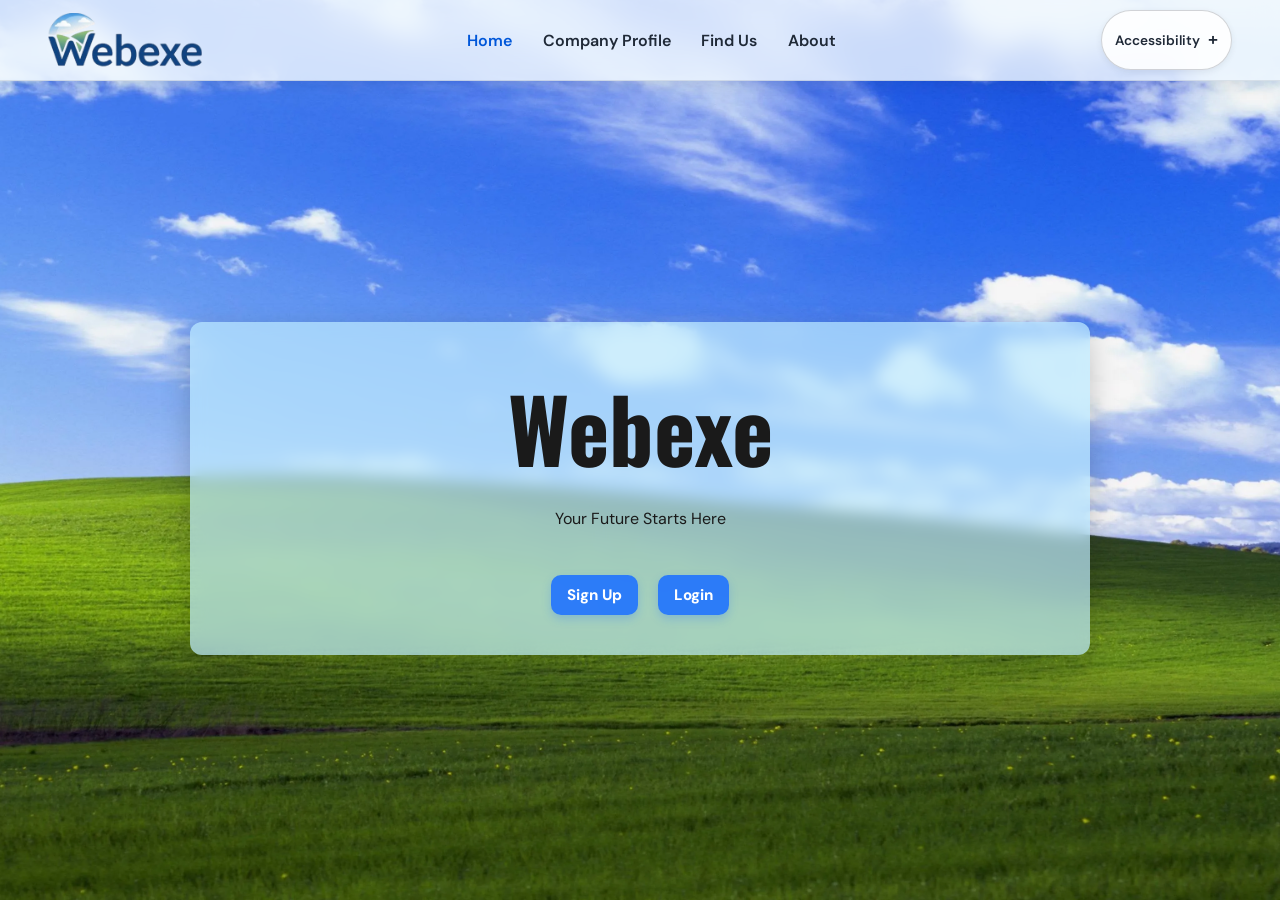
<file: index.html>
<!DOCTYPE html>
<html lang="en">
<head>
  <meta charset="UTF-8">
  <meta name="viewport" content="width=device-width, initial-scale=1.0">
  <title>Webexe | Digital Services & Future Careers</title>
  <meta name="description" content="Webexe helps people build brighter futures through accessible digital design, web development, and modern online experiences.">
  <meta name="keywords" content="Webexe, digital company, web development, web design, accessible websites, future careers, digital services">
  <meta name="robots" content="index, follow">
  <meta property="og:title" content="Webexe | Digital Services & Future Careers">
  <meta property="og:description" content="Discover Webexe and explore digital services, company information, and web development opportunities.">
  <meta property="og:type" content="website">
  <meta property="og:image" content="logo.png">
  <meta name="theme-color" content="#0f172a">

  <link rel="preconnect" href="https://fonts.googleapis.com">
  <link rel="preconnect" href="https://fonts.gstatic.com" crossorigin>
  <link rel="preload" href="https://fonts.googleapis.com/css2?family=DM+Sans:wght@400;500;600;700&family=Oswald:wght@700&display=swap" as="style" onload="this.onload=null;this.rel='stylesheet'">
  <noscript><link href="https://fonts.googleapis.com/css2?family=DM+Sans:wght@400;500;600;700&family=Oswald:wght@700&display=swap" rel="stylesheet"></noscript>
  <link rel="stylesheet" href="style.css">
</head>
<body>
  <header class="site-header">
    <a class="site-logo" href="index.html" aria-label="Webexe home">
      <img src="logo.png" alt="Webexe logo">
    </a>
    <nav class="site-nav" aria-label="Main navigation">
      <div class="nav-row">
        <a href="index.html" aria-current="page">Home</a>
        <a href="Company_Profile.html">Company Profile</a>
      </div>
      <div class="nav-row">
        <a href="Find_Us.html">Find Us</a>
        <a href="About.html">About</a>
      </div>
    </nav>
    <details class="accessibility-menu">
      <summary>Accessibility</summary>
      <div class="accessibility-panel">
        <div class="appearance-controls" role="group" aria-label="Appearance settings">
          <div class="bubble-control">
            <button id="bubbles-toggle" type="button" aria-pressed="false" aria-label="Bubbles: Off"><span>Bubbles</span><span class="appearance-switch" aria-hidden="true"></span></button>
            <div class="bubble-settings" aria-label="Bubble settings">
              <label class="bubble-setting">
                <span class="bubble-setting-row"><span>Rise speed</span><output id="bubble-speed-value" for="bubble-speed">100%</output></span>
                <input id="bubble-speed" type="range" min="50" max="200" step="10" value="100">
              </label>
              <label class="bubble-setting">
                <span class="bubble-setting-row"><span>Spawn rate</span><output id="bubble-rate-value" for="bubble-rate">1.1/s</output></span>
                <input id="bubble-rate" type="range" min="0.4" max="8" step="0.1" value="1.1">
              </label>
              <p class="bubble-settings-hint">Adjust how quickly bubbles rise and appear.</p>
            </div>
          </div>
          <div class="night-control">
            <button id="dark-mode-toggle" type="button" aria-pressed="false" aria-label="Dark mode: Off"><span>Dark mode</span><span class="appearance-switch" aria-hidden="true"></span></button>
            <div class="night-settings" role="group" aria-label="Additional appearance options">
              <button id="night-mode-toggle" type="button" aria-pressed="false" aria-label="Night mode: Off"><span>Night mode</span><span class="appearance-switch" aria-hidden="true"></span></button>
            </div>
          </div>
          <div class="music-control">
            <button id="music-toggle" type="button" aria-pressed="false" aria-label="Background music: Off"><span>Music</span><span class="appearance-switch" aria-hidden="true"></span></button>
            <div class="music-settings" role="group" aria-label="Music controls">
              <label class="music-volume-setting">
                <span class="music-volume-row"><span>Volume</span><output id="music-volume-value" for="music-volume">100%</output></span>
                <input id="music-volume" type="range" min="0" max="100" step="1" value="100">
              </label>
              <button id="music-mute-toggle" class="music-mute-toggle" type="button" aria-pressed="false" aria-label="Mute music">Mute</button>
              <span id="music-status" class="music-status" aria-live="polite"></span>
            </div>
          </div>
        </div>
      </div>
    </details>
  </header>
  <script src="site.js"></script>

  <div class="bg-wrapper" aria-hidden="true">
    <picture>
      <source media="(max-width: 768px)" srcset="background-mobile.webp">
      <source media="(max-width: 1024px)" srcset="background-tablet.webp">
      <img src="background.webp" alt="" class="bg-image" fetchpriority="high">
    </picture>
  </div>

  <main id="main-content" class="panel">
    <div class="page-shell wrap">
      <header class="page-hero head">
        <h1 class="oswald-bold">Webexe</h1>
        <p>Your Future Starts Here</p>
      </header>

      <footer class="page-footer foot">
        <nav class="links" aria-label="Account actions">
          <a href="Sign_Up.html">Sign Up</a>
          <a href="Login.html">Login</a>
        </nav>
      </footer>
    </div>
  </main>

  <script type="application/ld+json">
    {
      "@context": "https://schema.org",
      "@type": "Organization",
      "name": "Webexe",
      "description": "Webexe helps people build brighter futures through accessible digital design, web development, and online experiences.",
      "logo": "logo.png"
    }
  </script>
</body>
</html>
</file>
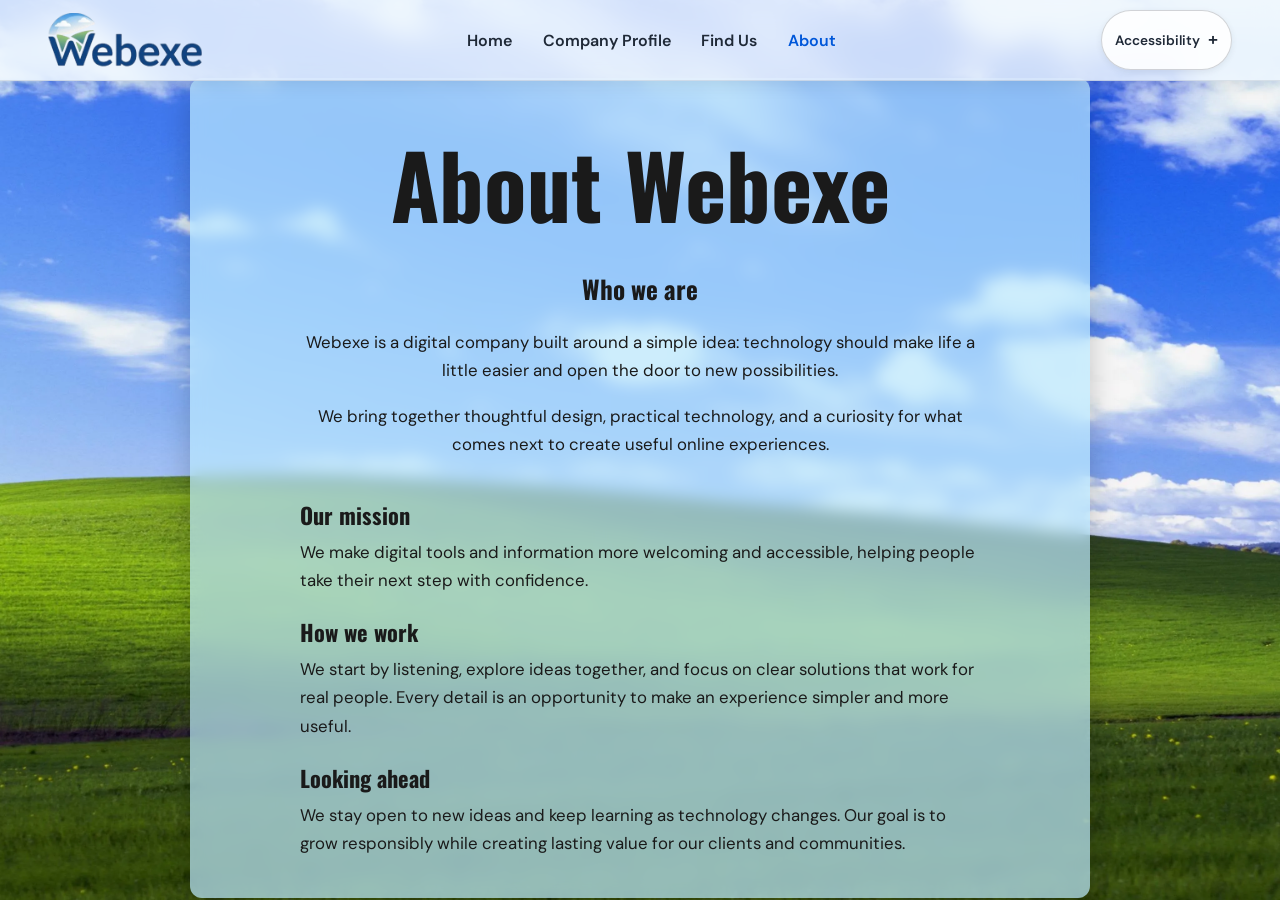
<file: About.html>
<!DOCTYPE html>
<html lang="en">
<head>
  <meta charset="UTF-8">
  <meta name="viewport" content="width=device-width, initial-scale=1.0">
  <title>About Webexe | Digital Company Overview</title>
  <meta name="description" content="Learn about Webexe, our mission, how we work, and the values that guide our digital design and technology services.">
  <meta name="keywords" content="Webexe about, digital company, mission, values, technology, design, accessibility, future focused">
  <meta name="robots" content="index, follow">
  <meta property="og:title" content="About Webexe">
  <meta property="og:description" content="Find out how Webexe creates meaningful digital experiences with thoughtful design and practical technology.">
  <meta property="og:type" content="website">
  <meta property="og:image" content="logo.png">
  <meta name="theme-color" content="#0f172a">
  <link rel="preconnect" href="https://fonts.googleapis.com">
  <link rel="preconnect" href="https://fonts.gstatic.com" crossorigin>
  <link rel="preload" href="https://fonts.googleapis.com/css2?family=DM+Sans:wght@400;500;600;700&family=Oswald:wght@700&display=swap" as="style" onload="this.onload=null;this.rel='stylesheet'">
  <noscript><link href="https://fonts.googleapis.com/css2?family=DM+Sans:wght@400;500;600;700&family=Oswald:wght@700&display=swap" rel="stylesheet"></noscript>
  <link rel="stylesheet" href="style.css">
</head>
<body>
  <header class="site-header">
    <a class="site-logo" href="index.html" aria-label="Webexe home">
      <img src="logo.png" alt="Webexe logo">
    </a>
    <nav class="site-nav" aria-label="Main navigation">
      <div class="nav-row">
        <a href="index.html">Home</a>
        <a href="Company_Profile.html">Company Profile</a>
      </div>
      <div class="nav-row">
        <a href="Find_Us.html">Find Us</a>
        <a href="About.html" aria-current="page">About</a>
      </div>
    </nav>
    <details class="accessibility-menu">
      <summary>Accessibility</summary>
      <div class="accessibility-panel">
        <div class="appearance-controls" role="group" aria-label="Appearance settings">
          <div class="bubble-control">
            <button id="bubbles-toggle" type="button" aria-pressed="false" aria-label="Bubbles: Off"><span>Bubbles</span><span class="appearance-switch" aria-hidden="true"></span></button>
            <div class="bubble-settings" aria-label="Bubble settings">
              <label class="bubble-setting">
                <span class="bubble-setting-row"><span>Rise speed</span><output id="bubble-speed-value" for="bubble-speed">100%</output></span>
                <input id="bubble-speed" type="range" min="50" max="200" step="10" value="100">
              </label>
              <label class="bubble-setting">
                <span class="bubble-setting-row"><span>Spawn rate</span><output id="bubble-rate-value" for="bubble-rate">1.1/s</output></span>
                <input id="bubble-rate" type="range" min="0.4" max="8" step="0.1" value="1.1">
              </label>
              <p class="bubble-settings-hint">Adjust how quickly bubbles rise and appear.</p>
            </div>
          </div>
          <div class="night-control">
            <button id="dark-mode-toggle" type="button" aria-pressed="false" aria-label="Dark mode: Off"><span>Dark mode</span><span class="appearance-switch" aria-hidden="true"></span></button>
            <div class="night-settings" role="group" aria-label="Additional appearance options">
              <button id="night-mode-toggle" type="button" aria-pressed="false" aria-label="Night mode: Off"><span>Night mode</span><span class="appearance-switch" aria-hidden="true"></span></button>
            </div>
          </div>
          <div class="music-control">
            <button id="music-toggle" type="button" aria-pressed="false" aria-label="Background music: Off"><span>Music</span><span class="appearance-switch" aria-hidden="true"></span></button>
            <div class="music-settings" role="group" aria-label="Music controls">
              <label class="music-volume-setting">
                <span class="music-volume-row"><span>Volume</span><output id="music-volume-value" for="music-volume">100%</output></span>
                <input id="music-volume" type="range" min="0" max="100" step="1" value="100">
              </label>
              <button id="music-mute-toggle" class="music-mute-toggle" type="button" aria-pressed="false" aria-label="Mute music">Mute</button>
              <span id="music-status" class="music-status" aria-live="polite"></span>
            </div>
          </div>
        </div>
      </div>
    </details>
  </header>
  <script src="site.js"></script>

  <div class="bg-wrapper" aria-hidden="true">
    <picture>
      <source media="(max-width: 768px)" srcset="background-mobile.webp">
      <source media="(max-width: 1024px)" srcset="background-tablet.webp">
      <img src="background.webp" alt="" class="bg-image" fetchpriority="high">
    </picture>
  </div>

  <main id="main-content" class="panel">
    <div class="page-shell wrap">
      <header class="page-header page-hero head">
        <h1>About Webexe</h1>
      </header>

      <section class="content-copy text" aria-labelledby="about-intro">
        <h2 id="about-intro">Who we are</h2>
        <p>Webexe is a digital company built around a simple idea: technology should make life a little easier and open the door to new possibilities.</p>
        <p>We bring together thoughtful design, practical technology, and a curiosity for what comes next to create useful online experiences.</p>
      </section>

      <div class="stack content-copy text">
        <section>
          <h2>Our mission</h2>
          <p>We make digital tools and information more welcoming and accessible, helping people take their next step with confidence.</p>
        </section>
        <section>
          <h2>How we work</h2>
          <p>We start by listening, explore ideas together, and focus on clear solutions that work for real people. Every detail is an opportunity to make an experience simpler and more useful.</p>
        </section>
        <section>
          <h2>Looking ahead</h2>
          <p>We stay open to new ideas and keep learning as technology changes. Our goal is to grow responsibly while creating lasting value for our clients and communities.</p>
        </section>
      </div>
    </div>
  </main>

  <script type="application/ld+json">
    {
      "@context": "https://schema.org",
      "@type": "Organization",
      "name": "Webexe",
      "description": "Webexe creates digital experiences that make technology more approachable, useful, and accessible for modern communities.",
      "logo": "logo.png"
    }
  </script>
</body>
</html>
</file>
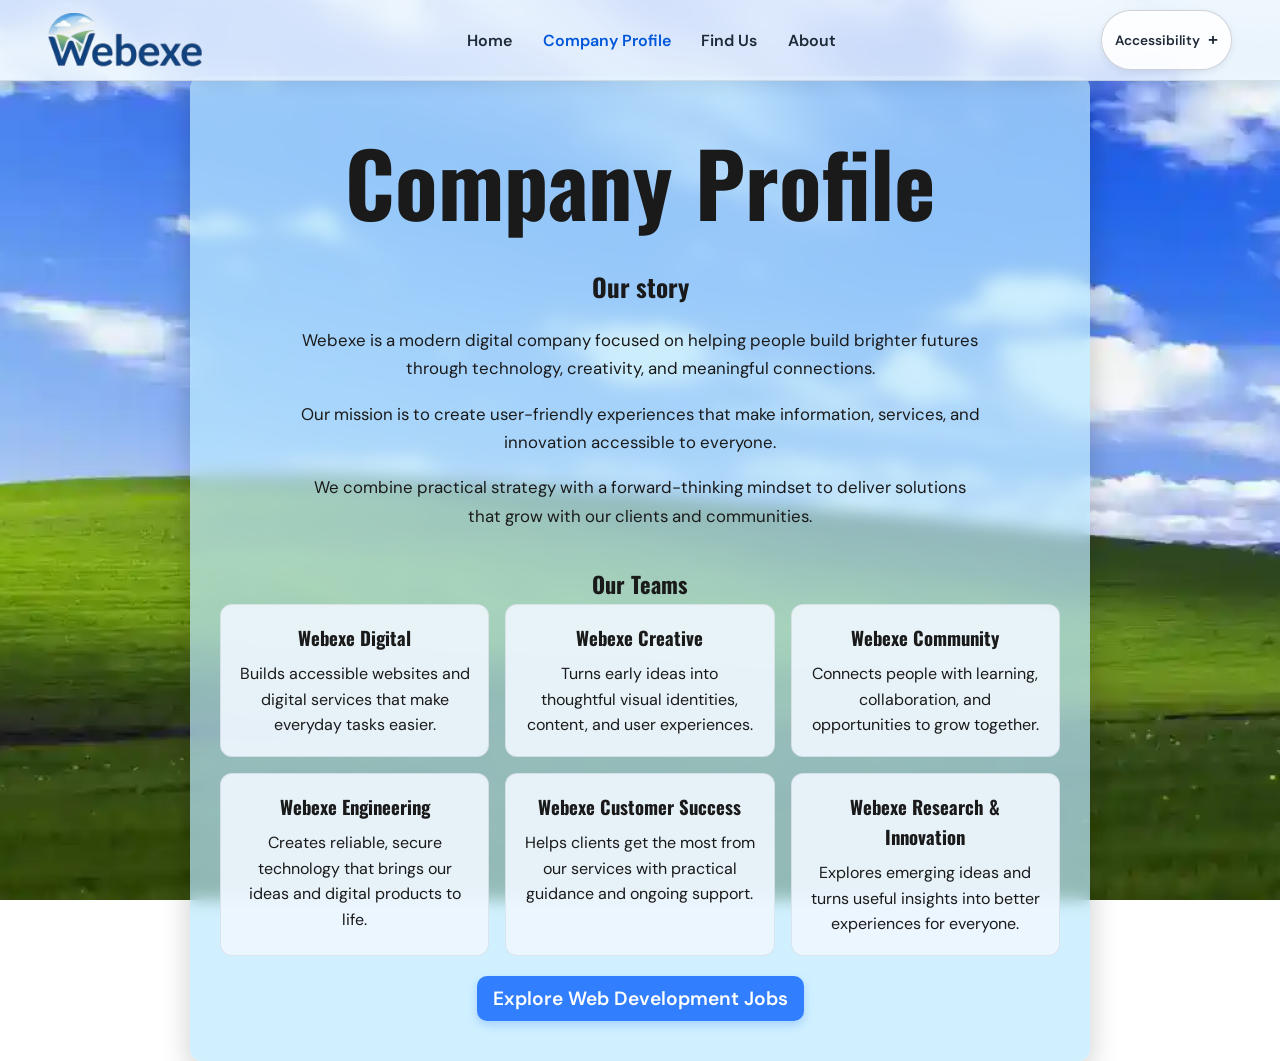
<file: Company_Profile.html>
<!DOCTYPE html>
<html lang="en">
<head>
  <meta charset="UTF-8">
  <meta name="viewport" content="width=device-width, initial-scale=1.0">
  <title>Company Profile | Webexe</title>
  <meta name="description" content="Explore the Webexe company profile, our teams, mission, and the digital services we build to make technology more useful and accessible.">
  <meta name="keywords" content="Webexe company profile, teams, digital company, digital services, innovation, accessibility, company overview">
  <meta name="robots" content="index, follow">
  <meta property="og:title" content="Company Profile | Webexe">
  <meta property="og:description" content="Learn about Webexe, our teams, and the digital work we do to help people build brighter futures.">
  <meta property="og:type" content="website">
  <meta property="og:image" content="logo.png">
  <meta name="theme-color" content="#0f172a">
  <link rel="preconnect" href="https://fonts.googleapis.com">
  <link rel="preconnect" href="https://fonts.gstatic.com" crossorigin>
  <link rel="preload" href="https://fonts.googleapis.com/css2?family=DM+Sans:wght@400;500;600;700&family=Oswald:wght@700&display=swap" as="style" onload="this.onload=null;this.rel='stylesheet'">
  <noscript><link href="https://fonts.googleapis.com/css2?family=DM+Sans:wght@400;500;600;700&family=Oswald:wght@700&display=swap" rel="stylesheet"></noscript>
  <link rel="stylesheet" href="style.css">
</head>
<body>
  <header class="site-header">
    <a class="site-logo" href="index.html" aria-label="Webexe home">
      <img src="logo.png" alt="Webexe logo">
    </a>
    <nav class="site-nav" aria-label="Main navigation">
      <div class="nav-row">
        <a href="index.html">Home</a>
        <a href="Company_Profile.html" aria-current="page">Company Profile</a>
      </div>
      <div class="nav-row">
        <a href="Find_Us.html">Find Us</a>
        <a href="About.html">About</a>
      </div>
    </nav>
    <details class="accessibility-menu">
      <summary>Accessibility</summary>
      <div class="accessibility-panel">
        <div class="appearance-controls" role="group" aria-label="Appearance settings">
          <div class="bubble-control">
            <button id="bubbles-toggle" type="button" aria-pressed="false" aria-label="Bubbles: Off"><span>Bubbles</span><span class="appearance-switch" aria-hidden="true"></span></button>
            <div class="bubble-settings" aria-label="Bubble settings">
              <label class="bubble-setting">
                <span class="bubble-setting-row"><span>Rise speed</span><output id="bubble-speed-value" for="bubble-speed">100%</output></span>
                <input id="bubble-speed" type="range" min="50" max="200" step="10" value="100">
              </label>
              <label class="bubble-setting">
                <span class="bubble-setting-row"><span>Spawn rate</span><output id="bubble-rate-value" for="bubble-rate">1.1/s</output></span>
                <input id="bubble-rate" type="range" min="0.4" max="8" step="0.1" value="1.1">
              </label>
              <p class="bubble-settings-hint">Adjust how quickly bubbles rise and appear.</p>
            </div>
          </div>
          <div class="night-control">
            <button id="dark-mode-toggle" type="button" aria-pressed="false" aria-label="Dark mode: Off"><span>Dark mode</span><span class="appearance-switch" aria-hidden="true"></span></button>
            <div class="night-settings" role="group" aria-label="Additional appearance options">
              <button id="night-mode-toggle" type="button" aria-pressed="false" aria-label="Night mode: Off"><span>Night mode</span><span class="appearance-switch" aria-hidden="true"></span></button>
            </div>
          </div>
          <div class="music-control">
            <button id="music-toggle" type="button" aria-pressed="false" aria-label="Background music: Off"><span>Music</span><span class="appearance-switch" aria-hidden="true"></span></button>
            <div class="music-settings" role="group" aria-label="Music controls">
              <label class="music-volume-setting">
                <span class="music-volume-row"><span>Volume</span><output id="music-volume-value" for="music-volume">100%</output></span>
                <input id="music-volume" type="range" min="0" max="100" step="1" value="100">
              </label>
              <button id="music-mute-toggle" class="music-mute-toggle" type="button" aria-pressed="false" aria-label="Mute music">Mute</button>
              <span id="music-status" class="music-status" aria-live="polite"></span>
            </div>
          </div>
        </div>
      </div>
    </details>
  </header>
  <script src="site.js"></script>

  <div class="bg-wrapper" aria-hidden="true">
    <picture>
      <source media="(max-width: 768px)" srcset="background-mobile.webp">
      <source media="(max-width: 1024px)" srcset="background-tablet.webp">
      <img src="background.webp" alt="" class="bg-image" fetchpriority="high">
    </picture>
  </div>

  <main id="main-content" class="panel">
    <div class="page-shell wrap">
      <header class="page-header page-hero head">
        <h1>Company Profile</h1>
      </header>

      <section class="content-copy text" aria-labelledby="company-overview">
        <h2 id="company-overview">Our story</h2>
        <p>Webexe is a modern digital company focused on helping people build brighter futures through technology, creativity, and meaningful connections.</p>
        <p>Our mission is to create user-friendly experiences that make information, services, and innovation accessible to everyone.</p>
        <p>We combine practical strategy with a forward-thinking mindset to deliver solutions that grow with our clients and communities.</p>
      </section>

      <section class="team-wrap" aria-labelledby="teams-heading">
        <h2 id="teams-heading">Our Teams</h2>
        <div class="grid">
          <article class="card">
            <h3>Webexe Digital</h3>
            <p>Builds accessible websites and digital services that make everyday tasks easier.</p>
          </article>
          <article class="card">
            <h3>Webexe Creative</h3>
            <p>Turns early ideas into thoughtful visual identities, content, and user experiences.</p>
          </article>
          <article class="card">
            <h3>Webexe Community</h3>
            <p>Connects people with learning, collaboration, and opportunities to grow together.</p>
          </article>
          <article class="card">
            <h3>Webexe Engineering</h3>
            <p>Creates reliable, secure technology that brings our ideas and digital products to life.</p>
          </article>
          <article class="card">
            <h3>Webexe Customer Success</h3>
            <p>Helps clients get the most from our services with practical guidance and ongoing support.</p>
          </article>
          <article class="card">
            <h3>Webexe Research &amp; Innovation</h3>
            <p>Explores emerging ideas and turns useful insights into better experiences for everyone.</p>
          </article>
        </div>
      </section>

      <a class="btn" href="Web_Development_Jobs.html">Explore Web Development Jobs</a>
    </div>
  </main>

  <script type="application/ld+json">
    {
      "@context": "https://schema.org",
      "@type": "Organization",
      "name": "Webexe",
      "description": "Webexe is a digital company focused on accessible technology, creative problem solving, and community-centered innovation.",
      "logo": "logo.png"
    }
  </script>
</body>
</html>
</file>
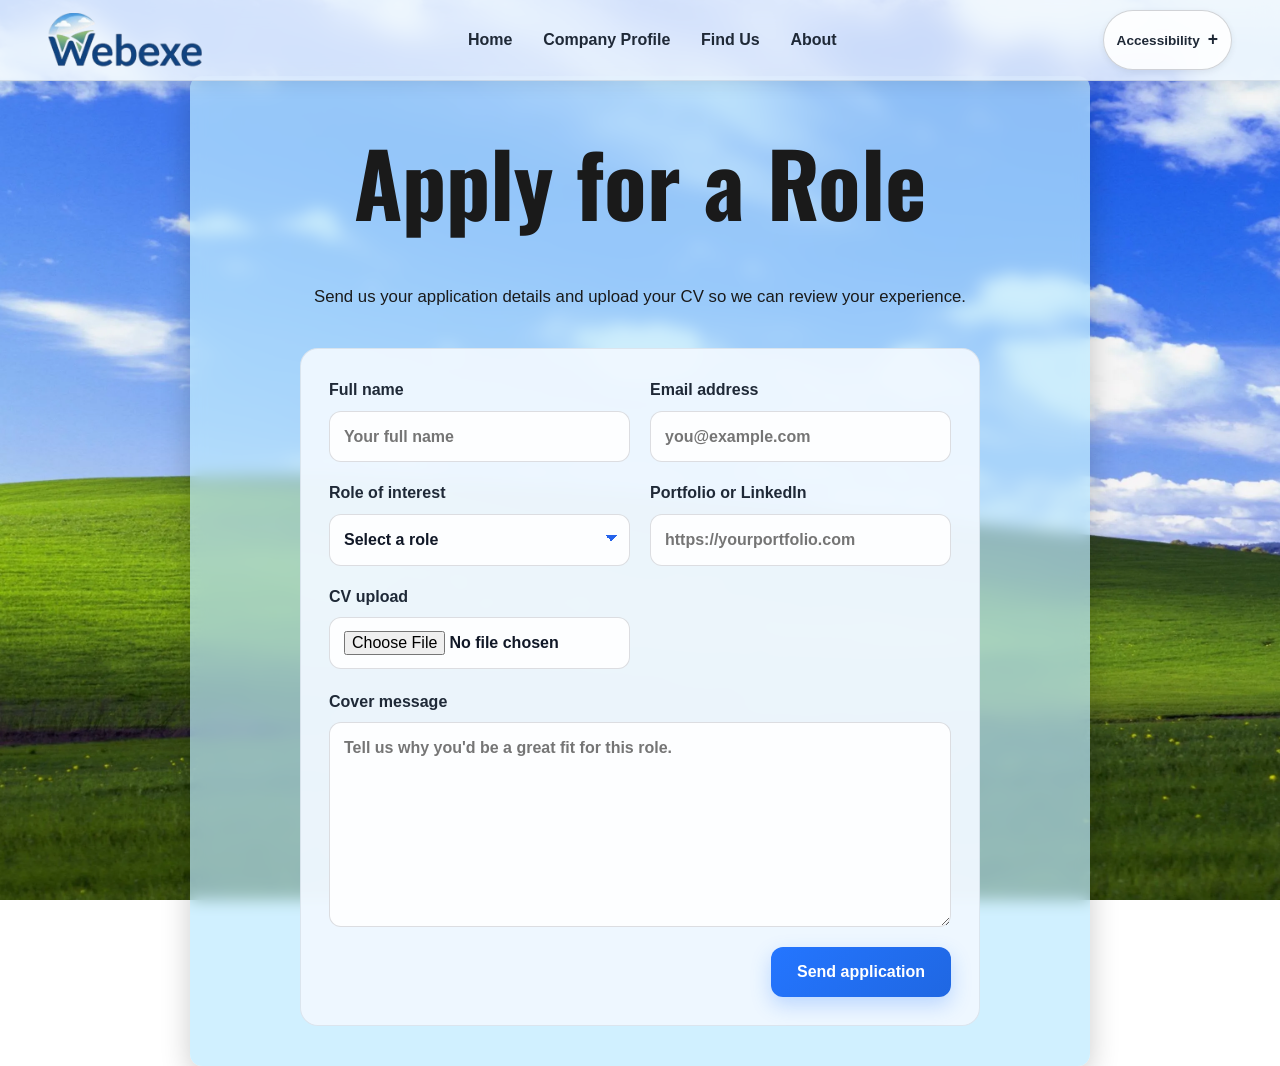
<file: Contact_Form.html>
<!DOCTYPE html>
<html lang="en">
<head>
  <meta charset="UTF-8">
  <meta name="viewport" content="width=device-width, initial-scale=1.0">
  <title>Contact Form | Webexe Careers</title>
  <meta name="description" content="Apply for a role at Webexe by sending your CV and application details through our contact form.">
  <meta name="theme-color" content="#0f172a">
  <link rel="preconnect" href="https://fonts.googleapis.com">
  <link rel="preconnect" href="https://fonts.gstatic.com" crossorigin>
  <link href="https://fonts.googleapis.com/css2?family=Oswald:wght@700&display=swap" rel="stylesheet">
  <link rel="stylesheet" href="style.css">
</head>
<body>
  <header class="site-header">
    <a class="site-logo" href="index.html" aria-label="Webexe home">
      <img src="logo.png" alt="Webexe logo">
    </a>
    <nav class="site-nav" aria-label="Main navigation">
      <div class="nav-row">
        <a href="index.html">Home</a>
        <a href="Company_Profile.html">Company Profile</a>
      </div>
      <div class="nav-row">
        <a href="Find_Us.html">Find Us</a>
        <a href="About.html">About</a>
      </div>
    </nav>
    <details class="accessibility-menu">
      <summary>Accessibility</summary>
      <div class="accessibility-panel">
        <div class="appearance-controls" role="group" aria-label="Appearance settings">
          <div class="bubble-control">
            <button id="bubbles-toggle" type="button" aria-pressed="false" aria-label="Bubbles: Off"><span>Bubbles</span><span class="appearance-switch" aria-hidden="true"></span></button>
            <div class="bubble-settings" aria-label="Bubble settings">
              <label class="bubble-setting">
                <span class="bubble-setting-row"><span>Rise speed</span><output id="bubble-speed-value" for="bubble-speed">100%</output></span>
                <input id="bubble-speed" type="range" min="50" max="200" step="10" value="100">
              </label>
              <label class="bubble-setting">
                <span class="bubble-setting-row"><span>Spawn rate</span><output id="bubble-rate-value" for="bubble-rate">1.1/s</output></span>
                <input id="bubble-rate" type="range" min="0.4" max="8" step="0.1" value="1.1">
              </label>
              <p class="bubble-settings-hint">Adjust how quickly bubbles rise and appear.</p>
            </div>
          </div>
          <div class="night-control">
            <button id="dark-mode-toggle" type="button" aria-pressed="false" aria-label="Dark mode: Off"><span>Dark mode</span><span class="appearance-switch" aria-hidden="true"></span></button>
            <div class="night-settings" role="group" aria-label="Additional appearance options">
              <button id="night-mode-toggle" type="button" aria-pressed="false" aria-label="Night mode: Off"><span>Night mode</span><span class="appearance-switch" aria-hidden="true"></span></button>
            </div>
          </div>
          <div class="music-control">
            <button id="music-toggle" type="button" aria-pressed="false" aria-label="Background music: Off"><span>Music</span><span class="appearance-switch" aria-hidden="true"></span></button>
            <div class="music-settings" role="group" aria-label="Music controls">
              <label class="music-volume-setting">
                <span class="music-volume-row"><span>Volume</span><output id="music-volume-value" for="music-volume">50%</output></span>
                <input id="music-volume" type="range" min="0" max="100" step="1" value="50">
              </label>
              <button id="music-mute-toggle" class="music-mute-toggle" type="button" aria-pressed="false" aria-label="Mute music">Mute</button>
              <span id="music-status" class="music-status" aria-live="polite"></span>
            </div>
          </div>
        </div>
      </div>
    </details>
  </header>

  <div class="bg-wrapper" aria-hidden="true">
    <picture>
      <source media="(max-width: 768px)" srcset="background-mobile.webp">
      <source media="(max-width: 1024px)" srcset="background-tablet.webp">
      <img src="background.webp" alt="" class="bg-image">
    </picture>
  </div>

  <main id="main-content" class="panel">
    <div class="page-shell wrap">
      <header class="page-header page-hero head">
        <h1>Apply for a Role</h1>
      </header>

      <p class="content-copy text">Send us your application details and upload your CV so we can review your experience.</p>

      <section class="job-list list" aria-label="Job application form">
        <form id="contactForm" class="job-card item contact-form" novalidate>
          <div class="form-grid">
            <label>
              Full name
              <input type="text" name="name" placeholder="Your full name" required>
            </label>

            <label>
              Email address
              <input type="email" name="email" placeholder="you@example.com" required>
            </label>

            <label>
              Role of interest
              <select id="roleInput" name="role" required>
                <option value="">Select a role</option>
                <option value="Web QA / Test Automation Engineer">Web QA / Test Automation Engineer</option>
                <option value="Mobile Web / PWA Developer">Mobile Web / PWA Developer</option>
                <option value="Headless / Jamstack Developer">Headless / Jamstack Developer</option>
                <option value="Web Accessibility (a11y) Specialist">Web Accessibility (a11y) Specialist</option>
                <option value="SEO & Technical Web Specialist">SEO & Technical Web Specialist</option>
                <option value="API / Integration Developer">API / Integration Developer</option>
                <option value="DevOps / Web Site Reliability Engineer (SRE)">DevOps / Web Site Reliability Engineer (SRE)</option>
                <option value="UI/UX Developer">UI/UX Developer</option>
                <option value="CMS / WordPress Developer">CMS / WordPress Developer</option>
                <option value="Web Security Engineer">Web Security Engineer</option>
                <option value="Web Performance Specialist / Optimization Engineer">Web Performance Specialist / Optimization Engineer</option>
                <option value="E-commerce Web Developer">E-commerce Web Developer</option>
              </select>
            </label>

            <label>
              Portfolio or LinkedIn
              <input type="url" name="website" placeholder="https://yourportfolio.com">
            </label>

            <label>
              CV upload
              <input type="file" name="cvUpload" accept=".pdf,.doc,.docx,.rtf" title="CV files (.pdf, .doc, .docx, .rtf)" required>
            </label>
          </div>

          <label>
            Cover message
            <textarea name="message" rows="7" placeholder="Tell us why you'd be a great fit for this role." required></textarea>
          </label>

          <div class="form-actions">
            <button type="submit" class="submit-btn">Send application</button>
          </div>
        </form>
      </section>
    </div>
  </main>

  <script src="site.js"></script>
  <script>
    const params = new URLSearchParams(window.location.search);
    const roleParam = params.get('subject');
    const roleInput = document.getElementById('roleInput');

    if (roleParam) {
      const matchingOption = Array.from(roleInput.options).find((option) => option.value === roleParam);
      if (matchingOption) {
        roleInput.value = roleParam;
      } else {
        const fallback = document.createElement('option');
        fallback.value = roleParam;
        fallback.textContent = roleParam;
        roleInput.appendChild(fallback);
        roleInput.value = roleParam;
      }
    }

    const form = document.getElementById('contactForm');

    form.addEventListener('submit', (event) => {
      event.preventDefault();

      const formData = new FormData(form);
      const name = (formData.get('name') || '').toString().trim();
      const email = (formData.get('email') || '').toString().trim();
      const role = (formData.get('role') || '').toString().trim();
      const subject = role || 'Application enquiry';
      const website = (formData.get('website') || '').toString().trim();
      const message = (formData.get('message') || '').toString().trim();
      const cvFile = formData.get('cvUpload');
      const fileName = cvFile && cvFile.name ? cvFile.name : 'No CV uploaded';

      const body = [
        `Name: ${name}`,
        `Email: ${email}`,
        `Role: ${role}`,
        website ? `Portfolio / LinkedIn: ${website}` : '',
        `CV file: ${fileName}`,
        '',
        'Message:',
        message
      ].filter(Boolean).join('\n');

      window.location.href = `mailto:9900663113@exe-coll.ac.uk?subject=${encodeURIComponent(subject)}&body=${encodeURIComponent(body)}`;
    });
  </script>
</body>
</html>
</file>
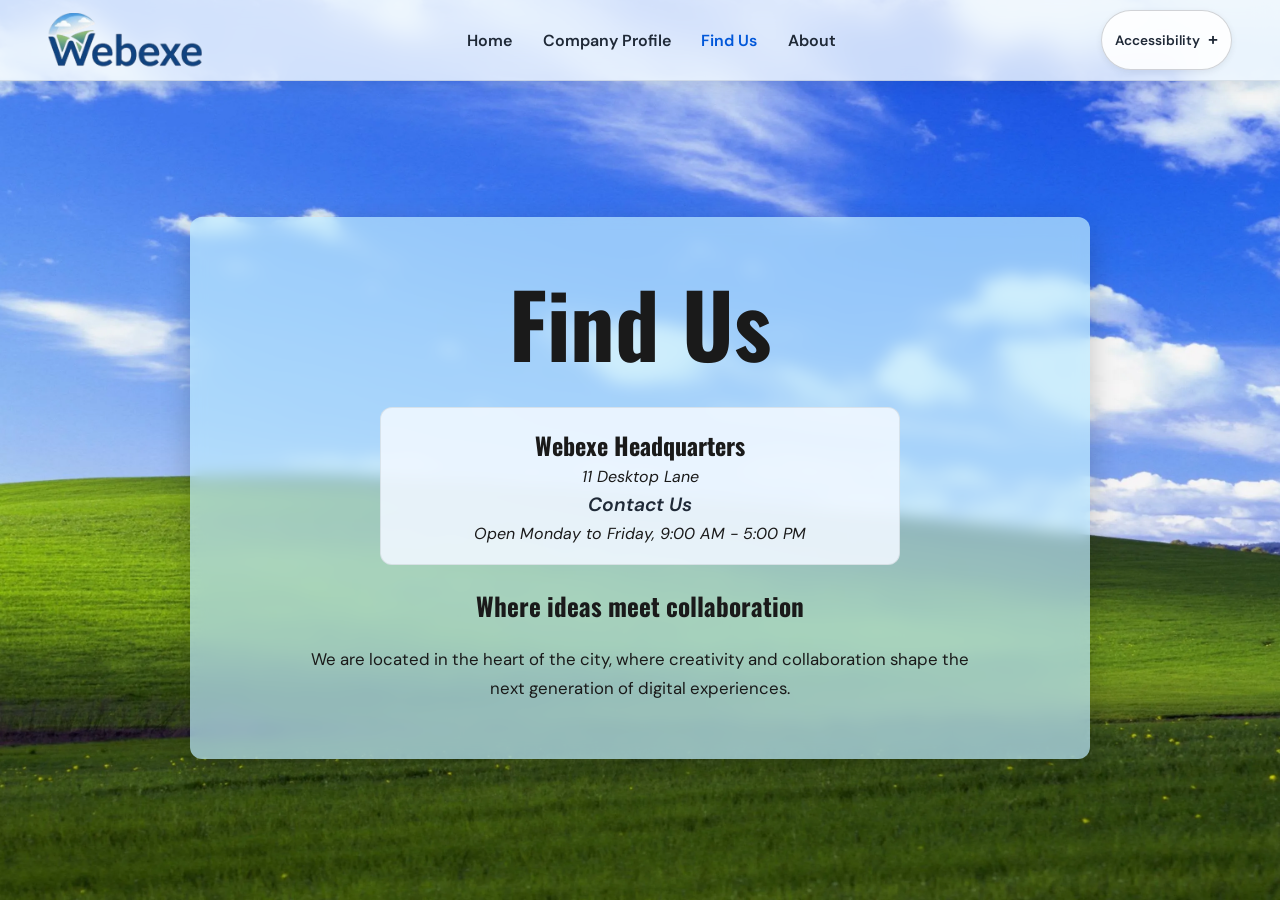
<file: Find_Us.html>
<!DOCTYPE html>
<html lang="en">
<head>
  <meta charset="UTF-8">
  <meta name="viewport" content="width=device-width, initial-scale=1.0">
  <title>Find Us | Webexe Headquarters</title>
  <meta name="description" content="Visit Webexe headquarters, connect with our team, and get in touch for digital design, web development, and online experience support.">
  <meta name="keywords" content="Webexe location, headquarters, contact us, digital company, office address, find us">
  <meta name="robots" content="index, follow">
  <meta property="og:title" content="Find Us | Webexe Headquarters">
  <meta property="og:description" content="Find the Webexe headquarters and contact the team for digital innovation, collaboration, and growth opportunities.">
  <meta property="og:type" content="website">
  <meta property="og:image" content="logo.png">
  <meta name="theme-color" content="#0f172a">
  <link rel="preconnect" href="https://fonts.googleapis.com">
  <link rel="preconnect" href="https://fonts.gstatic.com" crossorigin>
  <link rel="preload" href="https://fonts.googleapis.com/css2?family=DM+Sans:wght@400;500;600;700&family=Oswald:wght@700&display=swap" as="style" onload="this.onload=null;this.rel='stylesheet'">
  <noscript><link href="https://fonts.googleapis.com/css2?family=DM+Sans:wght@400;500;600;700&family=Oswald:wght@700&display=swap" rel="stylesheet"></noscript>
  <link rel="stylesheet" href="style.css">
</head>
<body>
  <header class="site-header">
    <a class="site-logo" href="index.html" aria-label="Webexe home">
      <img src="logo.png" alt="Webexe logo">
    </a>
    <nav class="site-nav" aria-label="Main navigation">
      <div class="nav-row">
        <a href="index.html">Home</a>
        <a href="Company_Profile.html">Company Profile</a>
      </div>
      <div class="nav-row">
        <a href="Find_Us.html" aria-current="page">Find Us</a>
        <a href="About.html">About</a>
      </div>
    </nav>
    <details class="accessibility-menu">
      <summary>Accessibility</summary>
      <div class="accessibility-panel">
        <div class="appearance-controls" role="group" aria-label="Appearance settings">
          <div class="bubble-control">
            <button id="bubbles-toggle" type="button" aria-pressed="false" aria-label="Bubbles: Off"><span>Bubbles</span><span class="appearance-switch" aria-hidden="true"></span></button>
            <div class="bubble-settings" aria-label="Bubble settings">
              <label class="bubble-setting">
                <span class="bubble-setting-row"><span>Rise speed</span><output id="bubble-speed-value" for="bubble-speed">100%</output></span>
                <input id="bubble-speed" type="range" min="50" max="200" step="10" value="100">
              </label>
              <label class="bubble-setting">
                <span class="bubble-setting-row"><span>Spawn rate</span><output id="bubble-rate-value" for="bubble-rate">1.1/s</output></span>
                <input id="bubble-rate" type="range" min="0.4" max="8" step="0.1" value="1.1">
              </label>
              <p class="bubble-settings-hint">Adjust how quickly bubbles rise and appear.</p>
            </div>
          </div>
          <div class="night-control">
            <button id="dark-mode-toggle" type="button" aria-pressed="false" aria-label="Dark mode: Off"><span>Dark mode</span><span class="appearance-switch" aria-hidden="true"></span></button>
            <div class="night-settings" role="group" aria-label="Additional appearance options">
              <button id="night-mode-toggle" type="button" aria-pressed="false" aria-label="Night mode: Off"><span>Night mode</span><span class="appearance-switch" aria-hidden="true"></span></button>
            </div>
          </div>
          <div class="music-control">
            <button id="music-toggle" type="button" aria-pressed="false" aria-label="Background music: Off"><span>Music</span><span class="appearance-switch" aria-hidden="true"></span></button>
            <div class="music-settings" role="group" aria-label="Music controls">
              <label class="music-volume-setting">
                <span class="music-volume-row"><span>Volume</span><output id="music-volume-value" for="music-volume">100%</output></span>
                <input id="music-volume" type="range" min="0" max="100" step="1" value="100">
              </label>
              <button id="music-mute-toggle" class="music-mute-toggle" type="button" aria-pressed="false" aria-label="Mute music">Mute</button>
              <span id="music-status" class="music-status" aria-live="polite"></span>
            </div>
          </div>
        </div>
      </div>
    </details>
  </header>
  <script src="site.js"></script>

  <div class="bg-wrapper" aria-hidden="true">
    <picture>
      <source media="(max-width: 768px)" srcset="background-mobile.webp">
      <source media="(max-width: 1024px)" srcset="background-tablet.webp">
      <img src="background.webp" alt="" class="bg-image" fetchpriority="high">
    </picture>
  </div>

  <main id="main-content" class="panel">
    <div class="page-shell wrap">
      <header class="page-header page-hero head">
        <h1>Find Us</h1>
      </header>

      <section class="location info-card" aria-labelledby="location-heading">
        <h2 id="location-heading">Webexe Headquarters</h2>
        <address>
          11 Desktop Lane<br>
          <a href="mailto:9900663113@exe-coll.ac.uk?subject=Contact Form">Contact Us</a><br>
          Open Monday to Friday, 9:00 AM - 5:00 PM
        </address>
      </section>

      <section class="content-copy text" aria-labelledby="find-us-story">
        <h2 id="find-us-story">Where ideas meet collaboration</h2>
        <p>We are located in the heart of the city, where creativity and collaboration shape the next generation of digital experiences.</p>
      </section>
    </div>
  </main>

  <script type="application/ld+json">
    {
      "@context": "https://schema.org",
      "@type": "Organization",
      "name": "Webexe",
      "address": {
        "@type": "PostalAddress",
        "streetAddress": "11 Desktop Lane",
        "addressLocality": "City Centre",
        "description": "Webexe headquarters"
      },
      "email": "info@webexe.com"
    }
  </script>
</body>
</html>
</file>
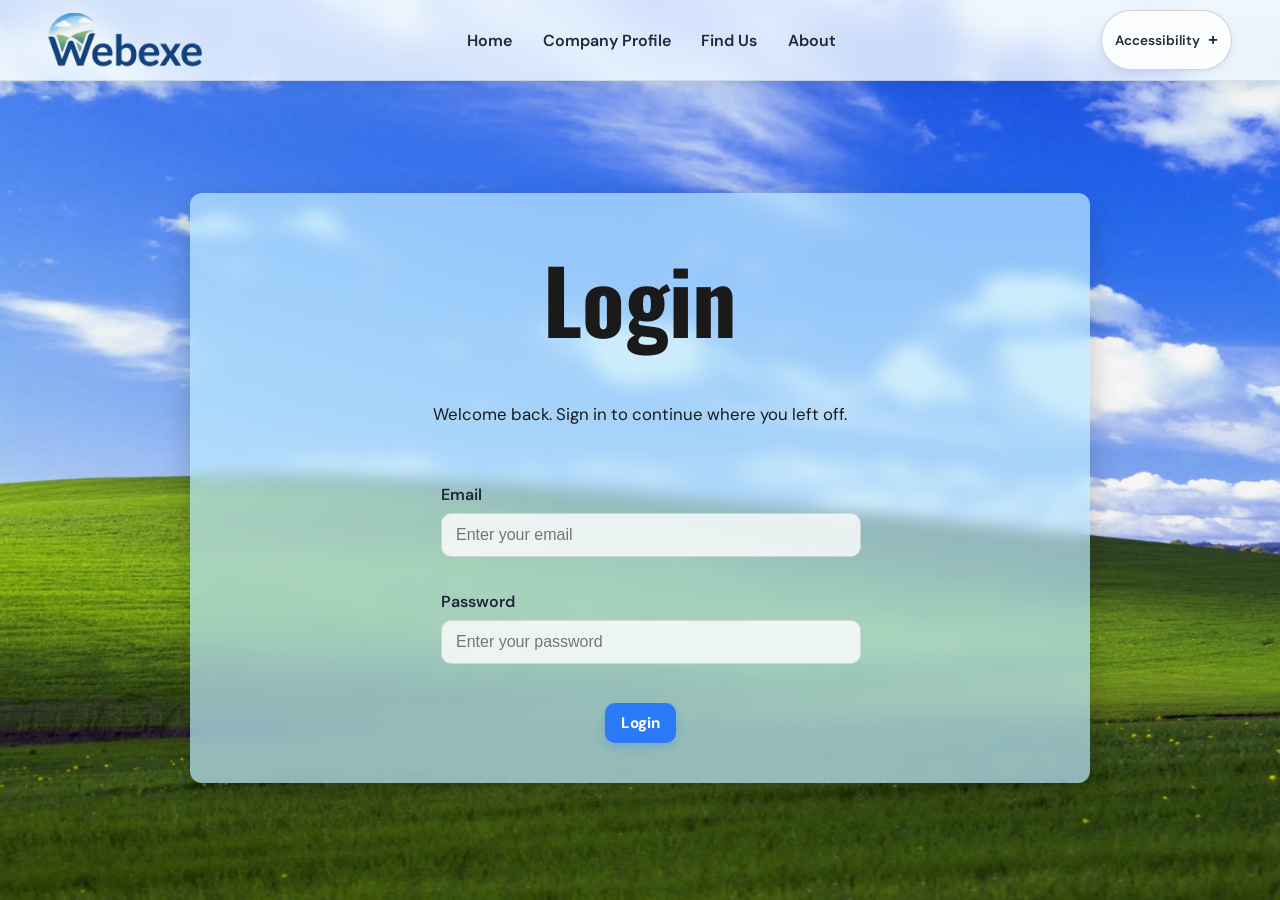
<file: Login.html>
<!DOCTYPE html>
<html lang="en">
<head>
  <meta charset="UTF-8">
  <meta name="viewport" content="width=device-width, initial-scale=1.0">
  <title>Login | Webexe</title>
  <meta name="description" content="Log in to your Webexe account to continue your digital journey, manage your account, and access updates.">
  <meta name="keywords" content="Webexe login, sign in, account access, digital company, website login">
  <meta name="robots" content="index, follow">
  <meta property="og:title" content="Login | Webexe">
  <meta property="og:description" content="Sign in to your Webexe account and continue exploring digital opportunities and online experiences.">
  <meta property="og:type" content="website">
  <meta property="og:image" content="logo.png">
  <meta name="theme-color" content="#0f172a">
  <link rel="preconnect" href="https://fonts.googleapis.com">
  <link rel="preconnect" href="https://fonts.gstatic.com" crossorigin>
  <link rel="preload" href="https://fonts.googleapis.com/css2?family=DM+Sans:wght@400;500;600;700&family=Oswald:wght@700&display=swap" as="style" onload="this.onload=null;this.rel='stylesheet'">
  <noscript><link href="https://fonts.googleapis.com/css2?family=DM+Sans:wght@400;500;600;700&family=Oswald:wght@700&display=swap" rel="stylesheet"></noscript>
  <link rel="stylesheet" href="style.css">
</head>
<body>
  <header class="site-header">
    <a class="site-logo" href="index.html" aria-label="Webexe home">
      <img src="logo.png" alt="Webexe logo">
    </a>
    <nav class="site-nav" aria-label="Main navigation">
      <div class="nav-row">
        <a href="index.html">Home</a>
        <a href="Company_Profile.html">Company Profile</a>
      </div>
      <div class="nav-row">
        <a href="Find_Us.html">Find Us</a>
        <a href="About.html">About</a>
      </div>
    </nav>
    <details class="accessibility-menu">
      <summary>Accessibility</summary>
      <div class="accessibility-panel">
        <div class="appearance-controls" role="group" aria-label="Appearance settings">
          <div class="bubble-control">
            <button id="bubbles-toggle" type="button" aria-pressed="false" aria-label="Bubbles: Off"><span>Bubbles</span><span class="appearance-switch" aria-hidden="true"></span></button>
            <div class="bubble-settings" aria-label="Bubble settings">
              <label class="bubble-setting">
                <span class="bubble-setting-row"><span>Rise speed</span><output id="bubble-speed-value" for="bubble-speed">100%</output></span>
                <input id="bubble-speed" type="range" min="50" max="200" step="10" value="100">
              </label>
              <label class="bubble-setting">
                <span class="bubble-setting-row"><span>Spawn rate</span><output id="bubble-rate-value" for="bubble-rate">1.1/s</output></span>
                <input id="bubble-rate" type="range" min="0.4" max="8" step="0.1" value="1.1">
              </label>
              <p class="bubble-settings-hint">Adjust how quickly bubbles rise and appear.</p>
            </div>
          </div>
          <div class="night-control">
            <button id="dark-mode-toggle" type="button" aria-pressed="false" aria-label="Dark mode: Off"><span>Dark mode</span><span class="appearance-switch" aria-hidden="true"></span></button>
            <div class="night-settings" role="group" aria-label="Additional appearance options">
              <button id="night-mode-toggle" type="button" aria-pressed="false" aria-label="Night mode: Off"><span>Night mode</span><span class="appearance-switch" aria-hidden="true"></span></button>
            </div>
          </div>
          <div class="music-control">
            <button id="music-toggle" type="button" aria-pressed="false" aria-label="Background music: Off"><span>Music</span><span class="appearance-switch" aria-hidden="true"></span></button>
            <div class="music-settings" role="group" aria-label="Music controls">
              <label class="music-volume-setting">
                <span class="music-volume-row"><span>Volume</span><output id="music-volume-value" for="music-volume">100%</output></span>
                <input id="music-volume" type="range" min="0" max="100" step="1" value="100">
              </label>
              <button id="music-mute-toggle" class="music-mute-toggle" type="button" aria-pressed="false" aria-label="Mute music">Mute</button>
              <span id="music-status" class="music-status" aria-live="polite"></span>
            </div>
          </div>
        </div>
      </div>
    </details>
  </header>
  <script src="site.js"></script>

  <div class="bg-wrapper" aria-hidden="true">
    <picture>
      <source media="(max-width: 768px)" srcset="background-mobile.webp">
      <source media="(max-width: 1024px)" srcset="background-tablet.webp">
      <img src="background.webp" alt="" class="bg-image" fetchpriority="high">
    </picture>
  </div>

  <main id="main-content" class="panel">
    <div class="page-shell wrap">
      <header class="page-header page-hero head">
        <h1 id="login-heading" class="oswald-bold">Login</h1>
      </header>

      <section class="content-copy text" aria-labelledby="login-heading">
        <p>Welcome back. Sign in to continue where you left off.</p>
      </section>

      <form class="form" aria-labelledby="login-heading" novalidate>
        <div class="field">
          <label for="login-email">Email</label>
          <input id="login-email" type="email" name="email" placeholder="Enter your email" autocomplete="email">
          <span class="error-message" aria-live="polite"></span>
        </div>

        <div class="field">
          <label for="login-password">Password</label>
          <input id="login-password" type="password" name="password" placeholder="Enter your password" autocomplete="current-password">
          <span class="error-message" aria-live="polite"></span>
        </div>
      </form>

      <footer class="page-footer foot">
        <nav class="links" aria-label="Account actions">
          <a href="Sign_Up.html">Login</a>
        </nav>
      </footer>
    </div>
  </main>

  <script>
    const loginEmailInput = document.getElementById('login-email');
    const loginPasswordInput = document.getElementById('login-password');

    function setGroupState(input, isInvalid, message) {
      const group = input.closest('.field');
      const errorMessage = group ? group.querySelector('.error-message') : null;
      if (group) {
        group.classList.toggle('invalid', isInvalid);
      }
      if (errorMessage) {
        errorMessage.textContent = isInvalid ? message : '';
      }
      input.setAttribute('aria-invalid', String(isInvalid));
    }

    function validateLoginEmail() {
      const value = loginEmailInput.value.trim();
      const invalid = value.length === 0 || !value.includes('@');
      setGroupState(loginEmailInput, invalid, 'Please enter a valid email address.');
    }

    function validateLoginPassword() {
      const value = loginPasswordInput.value;
      const invalid = value.length < 8;
      setGroupState(loginPasswordInput, invalid, 'Please enter a valid password.');
    }

    loginEmailInput.addEventListener('blur', validateLoginEmail);
    loginEmailInput.addEventListener('input', validateLoginEmail);

    loginPasswordInput.addEventListener('blur', validateLoginPassword);
    loginPasswordInput.addEventListener('input', validateLoginPassword);
  </script>
</body>
</html>
</file>
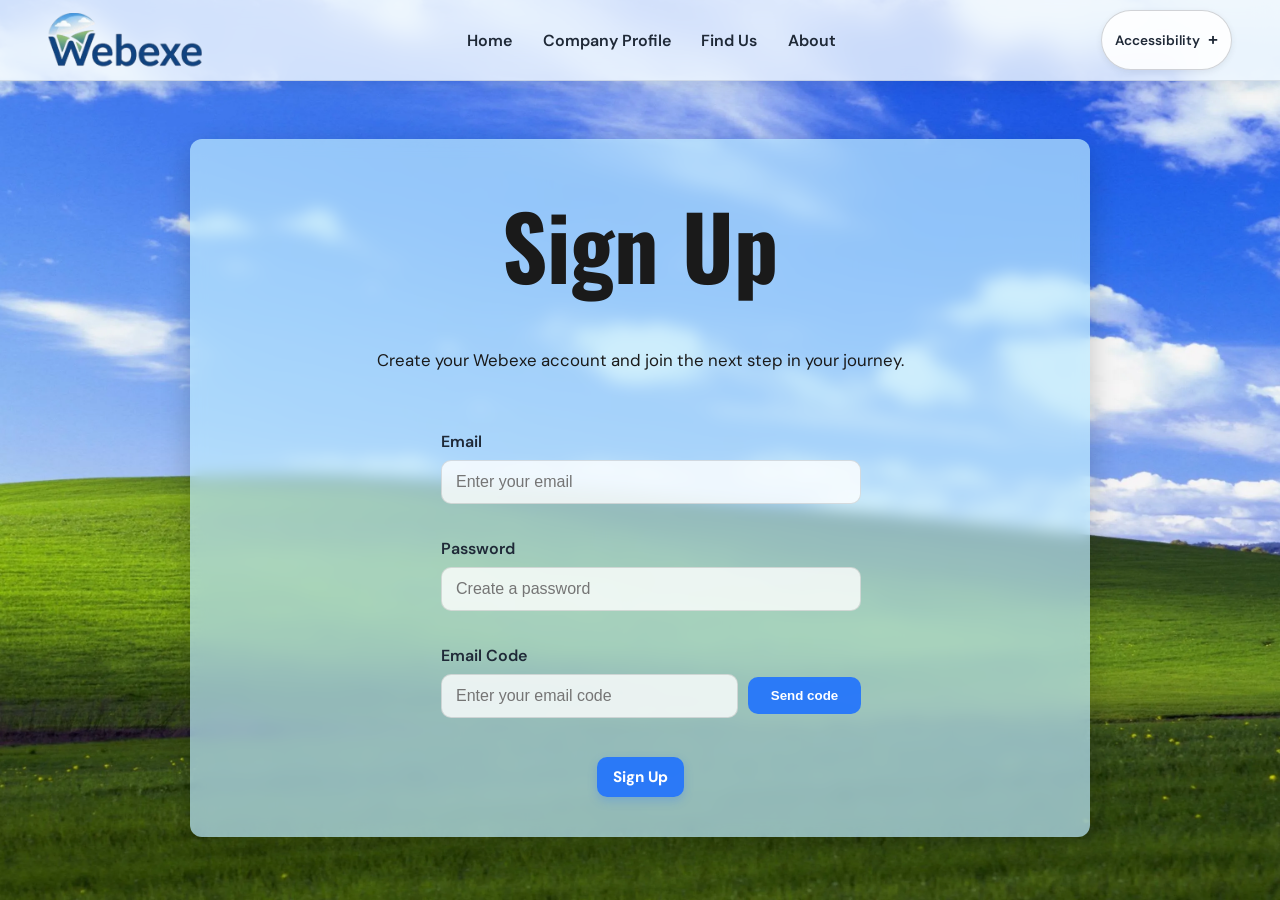
<file: Sign_Up.html>
<!DOCTYPE html>
<html lang="en">
<head>
  <meta charset="UTF-8">
  <meta name="viewport" content="width=device-width, initial-scale=1.0">
  <title>Sign Up | Webexe</title>
  <meta name="description" content="Create a Webexe account and join a digital company focused on design, technology, and accessible online experiences.">
  <meta name="keywords" content="Webexe signup, create account, sign up, digital company, web development opportunities, register">
  <meta name="robots" content="index, follow">
  <meta property="og:title" content="Sign Up | Webexe">
  <meta property="og:description" content="Create your Webexe account and start your next step in digital innovation and technology.">
  <meta property="og:type" content="website">
  <meta property="og:image" content="logo.png">
  <meta name="theme-color" content="#0f172a">
  <link rel="preconnect" href="https://fonts.googleapis.com">
  <link rel="preconnect" href="https://fonts.gstatic.com" crossorigin>
  <link rel="preload" href="https://fonts.googleapis.com/css2?family=DM+Sans:wght@400;500;600;700&family=Oswald:wght@700&display=swap" as="style" onload="this.onload=null;this.rel='stylesheet'">
  <noscript><link href="https://fonts.googleapis.com/css2?family=DM+Sans:wght@400;500;600;700&family=Oswald:wght@700&display=swap" rel="stylesheet"></noscript>
  <link rel="stylesheet" href="style.css">
</head>
<body>
  <header class="site-header">
    <a class="site-logo" href="index.html" aria-label="Webexe home">
      <img src="logo.png" alt="Webexe logo">
    </a>
    <nav class="site-nav" aria-label="Main navigation">
      <div class="nav-row">
        <a href="index.html">Home</a>
        <a href="Company_Profile.html">Company Profile</a>
      </div>
      <div class="nav-row">
        <a href="Find_Us.html">Find Us</a>
        <a href="About.html">About</a>
      </div>
    </nav>
    <details class="accessibility-menu">
      <summary>Accessibility</summary>
      <div class="accessibility-panel">
        <div class="appearance-controls" role="group" aria-label="Appearance settings">
          <div class="bubble-control">
            <button id="bubbles-toggle" type="button" aria-pressed="false" aria-label="Bubbles: Off"><span>Bubbles</span><span class="appearance-switch" aria-hidden="true"></span></button>
            <div class="bubble-settings" aria-label="Bubble settings">
              <label class="bubble-setting">
                <span class="bubble-setting-row"><span>Rise speed</span><output id="bubble-speed-value" for="bubble-speed">100%</output></span>
                <input id="bubble-speed" type="range" min="50" max="200" step="10" value="100">
              </label>
              <label class="bubble-setting">
                <span class="bubble-setting-row"><span>Spawn rate</span><output id="bubble-rate-value" for="bubble-rate">1.1/s</output></span>
                <input id="bubble-rate" type="range" min="0.4" max="8" step="0.1" value="1.1">
              </label>
              <p class="bubble-settings-hint">Adjust how quickly bubbles rise and appear.</p>
            </div>
          </div>
          <div class="night-control">
            <button id="dark-mode-toggle" type="button" aria-pressed="false" aria-label="Dark mode: Off"><span>Dark mode</span><span class="appearance-switch" aria-hidden="true"></span></button>
            <div class="night-settings" role="group" aria-label="Additional appearance options">
              <button id="night-mode-toggle" type="button" aria-pressed="false" aria-label="Night mode: Off"><span>Night mode</span><span class="appearance-switch" aria-hidden="true"></span></button>
            </div>
          </div>
          <div class="music-control">
            <button id="music-toggle" type="button" aria-pressed="false" aria-label="Background music: Off"><span>Music</span><span class="appearance-switch" aria-hidden="true"></span></button>
            <div class="music-settings" role="group" aria-label="Music controls">
              <label class="music-volume-setting">
                <span class="music-volume-row"><span>Volume</span><output id="music-volume-value" for="music-volume">100%</output></span>
                <input id="music-volume" type="range" min="0" max="100" step="1" value="100">
              </label>
              <button id="music-mute-toggle" class="music-mute-toggle" type="button" aria-pressed="false" aria-label="Mute music">Mute</button>
              <span id="music-status" class="music-status" aria-live="polite"></span>
            </div>
          </div>
        </div>
      </div>
    </details>
  </header>
  <script src="site.js"></script>

  <div class="bg-wrapper" aria-hidden="true">
    <picture>
      <source media="(max-width: 768px)" srcset="background-mobile.webp">
      <source media="(max-width: 1024px)" srcset="background-tablet.webp">
      <img src="background.webp" alt="" class="bg-image" fetchpriority="high">
    </picture>
  </div>

  <main id="main-content" class="panel">
    <div class="page-shell wrap">
      <header class="page-header page-hero head">
        <h1 id="signup-heading" class="oswald-bold">Sign Up</h1>
      </header>

      <section class="content-copy text" aria-labelledby="signup-heading">
        <p>Create your Webexe account and join the next step in your journey.</p>
      </section>

      <form class="form" aria-labelledby="signup-heading" novalidate>
        <div class="field">
          <label for="signup-email">Email</label>
          <input id="signup-email" type="email" name="email" placeholder="Enter your email" autocomplete="email">
          <span class="error-message" aria-live="polite"></span>
        </div>

        <div class="field">
          <label for="signup-password">Password</label>
          <input id="signup-password" type="password" name="password" placeholder="Create a password" autocomplete="new-password">
          <span class="error-message" aria-live="polite"></span>
        </div>

        <div class="field">
          <label for="signup-code">Email Code</label>
          <div class="row">
            <input id="signup-code" type="text" name="email-code" placeholder="Enter your email code" class="code" autocomplete="one-time-code">
            <button type="button" class="send">Send code</button>
          </div>
          <span class="error-message" aria-live="polite"></span>
        </div>
      </form>

      <footer class="page-footer foot">
        <nav class="links" aria-label="Account actions">
          <a href="Login.html">Sign Up</a>
        </nav>
      </footer>
    </div>
  </main>

  <script>
    const emailInput = document.getElementById('signup-email');
    const passwordInput = document.getElementById('signup-password');
    const codeInput = document.getElementById('signup-code');
    const sendCodeBtn = document.querySelector('.send');
    let generatedCode = '';

    function setGroupState(input, isInvalid, message) {
      const group = input.closest('.field');
      const errorMessage = group ? group.querySelector('.error-message') : null;
      if (group) {
        group.classList.toggle('invalid', isInvalid);
      }
      if (errorMessage) {
        errorMessage.textContent = isInvalid ? message : '';
      }
      input.setAttribute('aria-invalid', String(isInvalid));
    }

    function validateEmail() {
      const value = emailInput.value.trim();
      const invalid = value.length === 0 || !value.includes('@');
      setGroupState(emailInput, invalid, 'Please enter a valid email address.');
      return !invalid;
    }

    function validatePassword() {
      const value = passwordInput.value;
      const invalid = value.length < 8;
      setGroupState(passwordInput, invalid, 'Please enter a password with at least 8 characters.');
      return !invalid;
    }

    function validateCode() {
      const value = codeInput.value.trim();
      const invalid = value.length === 0 || value !== generatedCode;
      setGroupState(codeInput, invalid, 'Please enter the correct code sent to your email.');
      return !invalid;
    }

    emailInput.addEventListener('blur', validateEmail);
    emailInput.addEventListener('input', validateEmail);

    passwordInput.addEventListener('blur', validatePassword);
    passwordInput.addEventListener('input', validatePassword);

    codeInput.addEventListener('blur', validateCode);
    codeInput.addEventListener('input', () => {
      if (codeInput.value.trim() !== '') {
        validateCode();
      } else {
        setGroupState(codeInput, true, 'Please enter the code sent to your email.');
      }
    });

    sendCodeBtn.addEventListener('click', () => {
      generatedCode = String(Math.floor(100000 + Math.random() * 900000));
      codeInput.value = '';
      setGroupState(codeInput, false, '');
      alert('Your code is: ' + generatedCode);
    });
  </script>
</body>
</html>
</file>
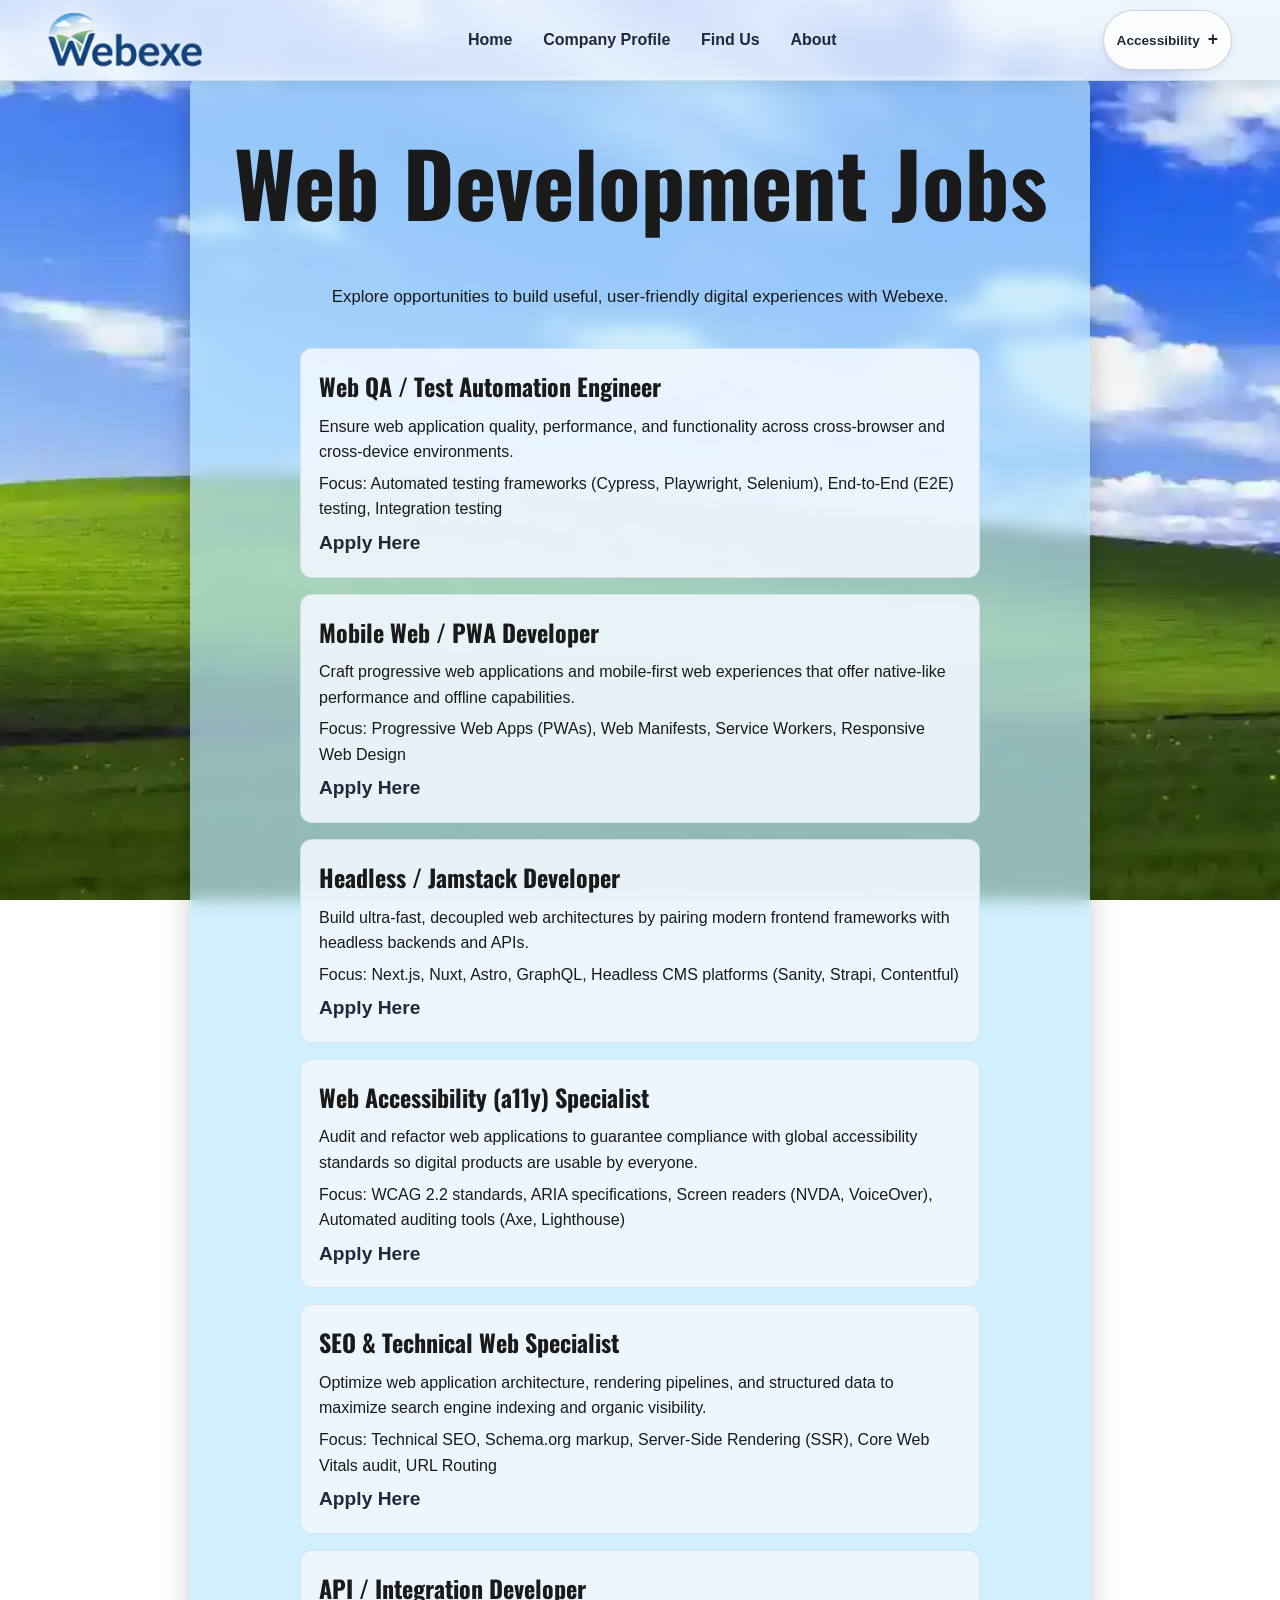
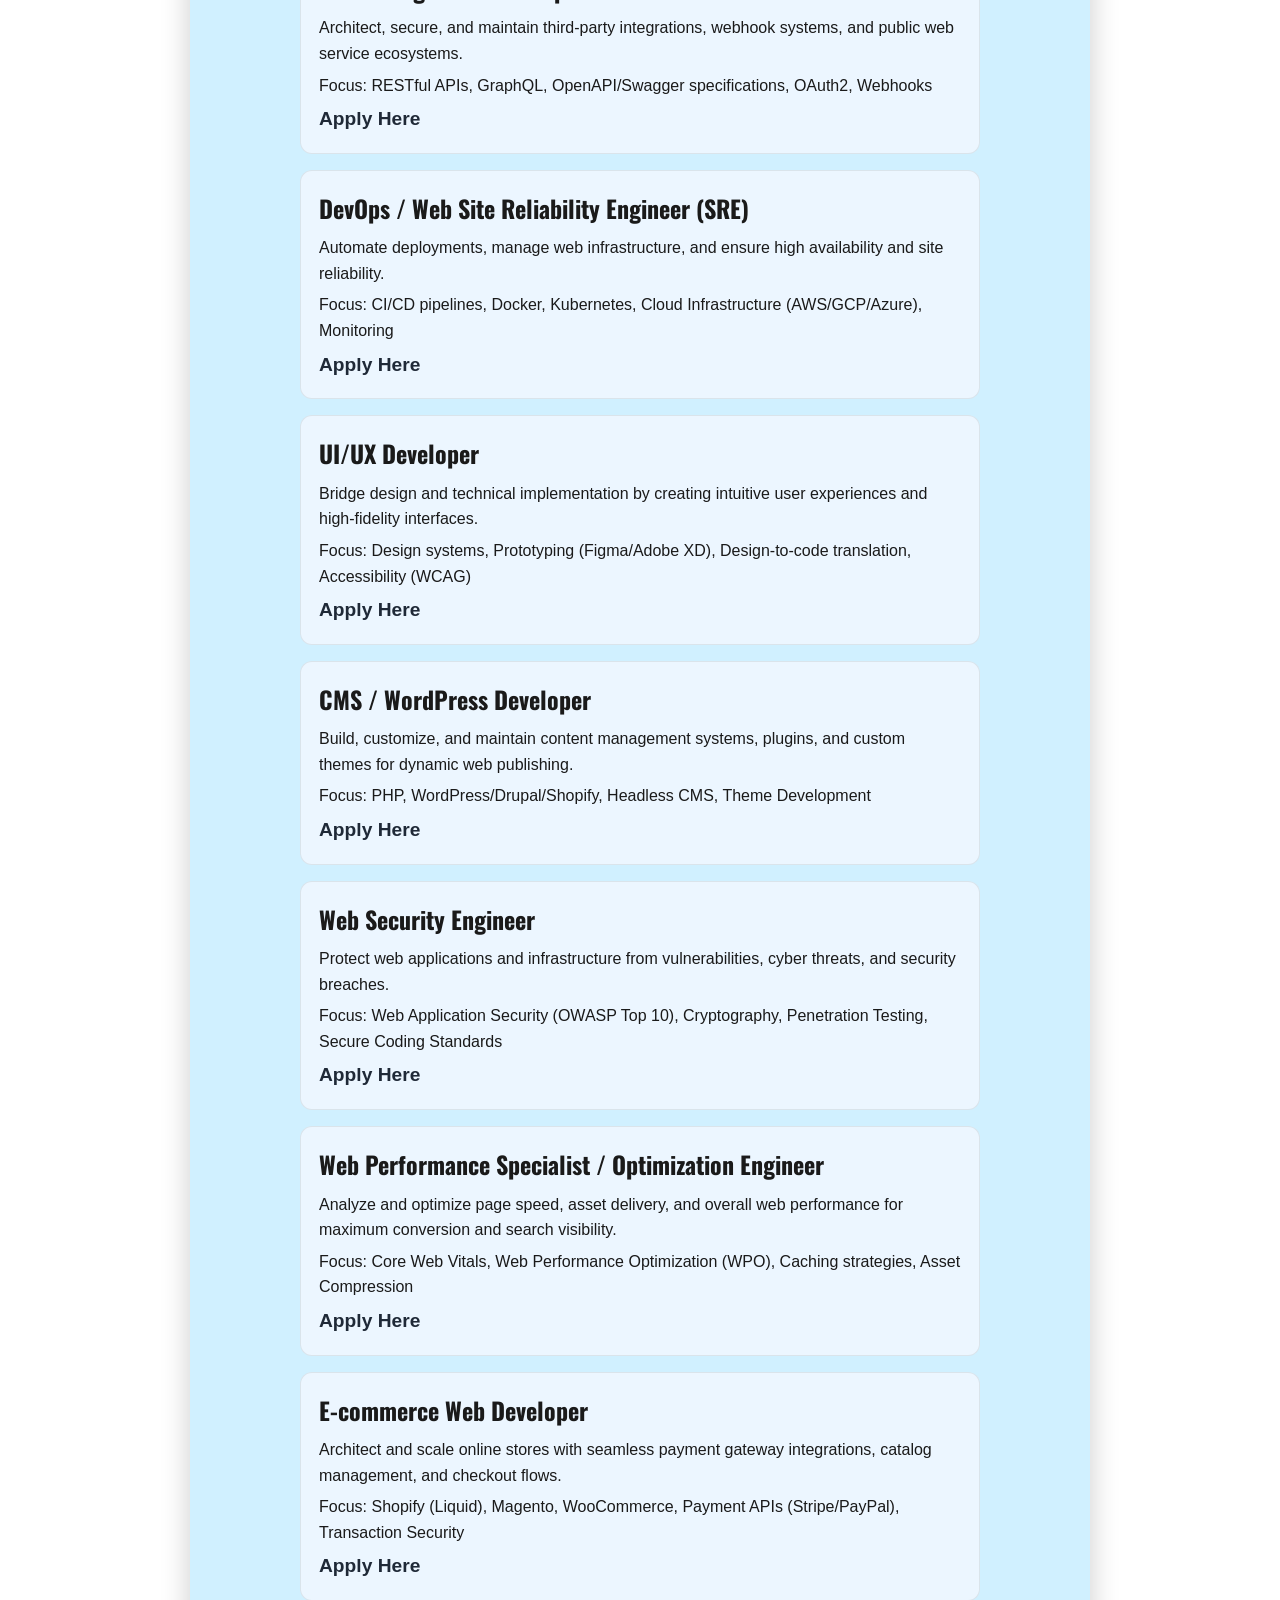
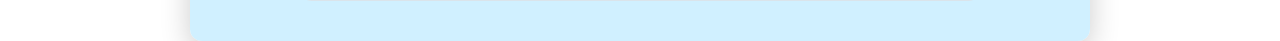
<file: Web_Development_Jobs.html>
<!DOCTYPE html>
<html lang="en">
<head>
  <meta charset="UTF-8">
  <meta name="viewport" content="width=device-width, initial-scale=1.0">
  <title>Web Development Jobs | Webexe Careers</title>
  <meta name="description" content="Explore Webexe web development jobs, digital roles, and technology positions focused on accessibility, SEO, UX, security, and performance.">
  <meta name="keywords" content="Web development jobs, careers, Webexe jobs, SEO specialist, accessibility specialist, UX developer, UI developer, QA engineer">
  <meta name="robots" content="index, follow">
  <meta property="og:title" content="Web Development Jobs | Webexe Careers">
  <meta property="og:description" content="Discover current web development and digital careers at Webexe and apply for open roles in design, engineering, SEO, and accessibility.">
  <meta property="og:type" content="website">
  <meta property="og:image" content="logo.png">
  <meta name="theme-color" content="#0f172a">
  <link rel="preconnect" href="https://fonts.googleapis.com">
  <link rel="preconnect" href="https://fonts.gstatic.com" crossorigin>
  <link href="https://fonts.googleapis.com/css2?family=Oswald:wght@700&display=swap" rel="stylesheet">
  <link rel="stylesheet" href="style.css">
</head>
<body>
  <header class="site-header">
    <a class="site-logo" href="index.html" aria-label="Webexe home">
      <img src="logo.png" alt="Webexe logo">
    </a>
    <nav class="site-nav" aria-label="Main navigation">
      <div class="nav-row">
        <a href="index.html">Home</a>
        <a href="Company_Profile.html">Company Profile</a>
      </div>
      <div class="nav-row">
        <a href="Find_Us.html">Find Us</a>
        <a href="About.html">About</a>
      </div>
    </nav>
    <details class="accessibility-menu">
      <summary>Accessibility</summary>
      <div class="accessibility-panel">
        <div class="appearance-controls" role="group" aria-label="Appearance settings">
          <div class="bubble-control">
            <button id="bubbles-toggle" type="button" aria-pressed="false" aria-label="Bubbles: Off"><span>Bubbles</span><span class="appearance-switch" aria-hidden="true"></span></button>
            <div class="bubble-settings" aria-label="Bubble settings">
              <label class="bubble-setting">
                <span class="bubble-setting-row"><span>Rise speed</span><output id="bubble-speed-value" for="bubble-speed">100%</output></span>
                <input id="bubble-speed" type="range" min="50" max="200" step="10" value="100">
              </label>
              <label class="bubble-setting">
                <span class="bubble-setting-row"><span>Spawn rate</span><output id="bubble-rate-value" for="bubble-rate">1.1/s</output></span>
                <input id="bubble-rate" type="range" min="0.4" max="8" step="0.1" value="1.1">
              </label>
              <p class="bubble-settings-hint">Adjust how quickly bubbles rise and appear.</p>
            </div>
          </div>
          <div class="night-control">
            <button id="dark-mode-toggle" type="button" aria-pressed="false" aria-label="Dark mode: Off"><span>Dark mode</span><span class="appearance-switch" aria-hidden="true"></span></button>
            <div class="night-settings" role="group" aria-label="Additional appearance options">
              <button id="night-mode-toggle" type="button" aria-pressed="false" aria-label="Night mode: Off"><span>Night mode</span><span class="appearance-switch" aria-hidden="true"></span></button>
            </div>
          </div>
          <div class="music-control">
            <button id="music-toggle" type="button" aria-pressed="false" aria-label="Background music: Off"><span>Music</span><span class="appearance-switch" aria-hidden="true"></span></button>
            <div class="music-settings" role="group" aria-label="Music controls">
              <label class="music-volume-setting">
                <span class="music-volume-row"><span>Volume</span><output id="music-volume-value" for="music-volume">100%</output></span>
                <input id="music-volume" type="range" min="0" max="100" step="1" value="100">
              </label>
              <button id="music-mute-toggle" class="music-mute-toggle" type="button" aria-pressed="false" aria-label="Mute music">Mute</button>
              <span id="music-status" class="music-status" aria-live="polite"></span>
            </div>
          </div>
        </div>
      </div>
    </details>
  </header>

  <div class="bg-wrapper" aria-hidden="true">
    <picture>
      <source media="(max-width: 768px)" srcset="background-mobile.webp">
      <source media="(max-width: 1024px)" srcset="background-tablet.webp">
      <img src="background.webp" alt="" class="bg-image">
    </picture>
  </div>

  <main id="main-content" class="panel">
    <div class="page-shell wrap">
      <header class="page-header page-hero head">
        <h1>Web Development Jobs</h1>
      </header>

      <p class="content-copy text">Explore opportunities to build useful, user-friendly digital experiences with Webexe.</p>

      <section class="job-list list" aria-label="Open web development positions">
        <article class="job-card item">
          <h2>Web QA / Test Automation Engineer</h2>
          <p>Ensure web application quality, performance, and functionality across cross-browser and cross-device environments.</p>
          <p>Focus: Automated testing frameworks (Cypress, Playwright, Selenium), End-to-End (E2E) testing, Integration testing</p>
          <a href="Contact_Form.html?subject=Web%20QA%20%2F%20Test%20Automation%20Engineer">Apply Here</a>
        </article>

        <article class="job-card item">
          <h2>Mobile Web / PWA Developer</h2>
          <p>Craft progressive web applications and mobile-first web experiences that offer native-like performance and offline capabilities.</p>
          <p>Focus: Progressive Web Apps (PWAs), Web Manifests, Service Workers, Responsive Web Design</p>
          <a href="Contact_Form.html?subject=Mobile%20Web%20%2F%20PWA%20Developer">Apply Here</a>
        </article>

        <article class="job-card item">
          <h2>Headless / Jamstack Developer</h2>
          <p>Build ultra-fast, decoupled web architectures by pairing modern frontend frameworks with headless backends and APIs.</p>
          <p>Focus: Next.js, Nuxt, Astro, GraphQL, Headless CMS platforms (Sanity, Strapi, Contentful)</p>
          <a href="Contact_Form.html?subject=Headless%20%2F%20Jamstack%20Developer">Apply Here</a>
        </article>

        <article class="job-card item">
          <h2>Web Accessibility (a11y) Specialist</h2>
          <p>Audit and refactor web applications to guarantee compliance with global accessibility standards so digital products are usable by everyone.</p>
          <p>Focus: WCAG 2.2 standards, ARIA specifications, Screen readers (NVDA, VoiceOver), Automated auditing tools (Axe, Lighthouse)</p>
          <a href="Contact_Form.html?subject=Web%20Accessibility%20%28a11y%29%20Specialist">Apply Here</a>
        </article>

        <article class="job-card item">
          <h2>SEO &amp; Technical Web Specialist</h2>
          <p>Optimize web application architecture, rendering pipelines, and structured data to maximize search engine indexing and organic visibility.</p>
          <p>Focus: Technical SEO, Schema.org markup, Server-Side Rendering (SSR), Core Web Vitals audit, URL Routing</p>
          <a href="Contact_Form.html?subject=SEO%20%26%20Technical%20Web%20Specialist">Apply Here</a>
        </article>

        <article class="job-card item">
          <h2>API / Integration Developer</h2>
          <p>Architect, secure, and maintain third-party integrations, webhook systems, and public web service ecosystems.</p>
          <p>Focus: RESTful APIs, GraphQL, OpenAPI/Swagger specifications, OAuth2, Webhooks</p>
          <a href="Contact_Form.html?subject=API%20%2F%20Integration%20Developer">Apply Here</a>
        </article>

        <article class="job-card item">
          <h2>DevOps / Web Site Reliability Engineer (SRE)</h2>
          <p>Automate deployments, manage web infrastructure, and ensure high availability and site reliability.</p>
          <p>Focus: CI/CD pipelines, Docker, Kubernetes, Cloud Infrastructure (AWS/GCP/Azure), Monitoring</p>
          <a href="Contact_Form.html?subject=DevOps%20%2F%20Web%20Site%20Reliability%20Engineer%20%28SRE%29">Apply Here</a>
        </article>

        <article class="job-card item">
          <h2>UI/UX Developer</h2>
          <p>Bridge design and technical implementation by creating intuitive user experiences and high-fidelity interfaces.</p>
          <p>Focus: Design systems, Prototyping (Figma/Adobe XD), Design-to-code translation, Accessibility (WCAG)</p>
          <a href="Contact_Form.html?subject=UI%2FUX%20Developer">Apply Here</a>
        </article>

        <article class="job-card item">
          <h2>CMS / WordPress Developer</h2>
          <p>Build, customize, and maintain content management systems, plugins, and custom themes for dynamic web publishing.</p>
          <p>Focus: PHP, WordPress/Drupal/Shopify, Headless CMS, Theme Development</p>
          <a href="Contact_Form.html?subject=CMS%20%2F%20WordPress%20Developer">Apply Here</a>
        </article>

        <article class="job-card item">
          <h2>Web Security Engineer</h2>
          <p>Protect web applications and infrastructure from vulnerabilities, cyber threats, and security breaches.</p>
          <p>Focus: Web Application Security (OWASP Top 10), Cryptography, Penetration Testing, Secure Coding Standards</p>
          <a href="Contact_Form.html?subject=Web%20Security%20Engineer">Apply Here</a>
        </article>

        <article class="job-card item">
          <h2>Web Performance Specialist / Optimization Engineer</h2>
          <p>Analyze and optimize page speed, asset delivery, and overall web performance for maximum conversion and search visibility.</p>
          <p>Focus: Core Web Vitals, Web Performance Optimization (WPO), Caching strategies, Asset Compression</p>
          <a href="Contact_Form.html?subject=Web%20Performance%20Specialist">Apply Here</a>
        </article>

        <article class="job-card item">
          <h2>E-commerce Web Developer</h2>
          <p>Architect and scale online stores with seamless payment gateway integrations, catalog management, and checkout flows.</p>
          <p>Focus: Shopify (Liquid), Magento, WooCommerce, Payment APIs (Stripe/PayPal), Transaction Security</p>
          <a href="Contact_Form.html?subject=E-commerce%20Web%20Developer">Apply Here</a>
        </article>
      </section>
    </div>
  </main>

  <script type="application/ld+json">
    {
      "@context": "https://schema.org",
      "@type": "ItemList",
      "name": "Web Development Jobs",
      "itemListElement": [
        { "@type": "ListItem", "position": 1, "name": "Web QA / Test Automation Engineer" },
        { "@type": "ListItem", "position": 2, "name": "Mobile Web / PWA Developer" },
        { "@type": "ListItem", "position": 3, "name": "Headless / Jamstack Developer" },
        { "@type": "ListItem", "position": 4, "name": "Web Accessibility (a11y) Specialist" },
        { "@type": "ListItem", "position": 5, "name": "SEO & Technical Web Specialist" }
      ]
    }
  </script>
  <script src="site.js"></script>
</body>
</html>
</file>
<file: style.css>
body {
  margin: 0;
  min-height: 100vh;
  box-sizing: border-box;
  padding-top: 76px;
  display: flex;
  justify-content: center;
  align-items: center;
  position: relative;
  overflow-x: hidden;
  font-family: "DM Sans", Arial, sans-serif;
  color: #1a1a1a;
}

.site-header {
  position: fixed;
  inset: 0 0 auto;
  z-index: 4;
  display: flex;
  align-items: center;
  justify-content: space-between;
  gap: 20px;
  padding: 10px clamp(16px, 4vw, 48px);
  border-bottom: 1px solid rgba(31, 41, 55, 0.1);
  background: rgba(240, 248, 255, 0.82);
  box-shadow: 0 4px 16px rgba(0, 0, 0, 0.08);
  backdrop-filter: blur(12px);
}

.site-nav {
  display: flex;
  align-items: center;
  gap: clamp(14px, 2.4vw, 32px);
  flex-wrap: wrap;
}

.nav-row {
  display: contents;
}

.accessibility-menu {
  position: relative;
}

.accessibility-menu > summary {
  display: inline-flex;
  min-height: 42px;
  align-items: center;
  padding: 8px 13px;
  border: 1px solid rgba(31, 41, 55, 0.2);
  border-radius: 999px;
  background: rgba(255, 255, 255, 0.9);
  box-shadow: 0 2px 6px rgba(31, 41, 55, 0.08);
  color: #1f2937;
  font-size: 0.85rem;
  font-weight: 600;
  cursor: pointer;
  list-style: none;
}

.accessibility-menu > summary::-webkit-details-marker {
  display: none;
}

.accessibility-menu > summary::after {
  margin-left: 8px;
  content: "+";
  font-size: 1.1rem;
  line-height: 1;
}

.accessibility-menu[open] > summary::after {
  content: "\2212";
}

.accessibility-menu > summary:hover {
  border-color: rgba(37, 99, 235, 0.45);
  background: #fff;
}

.accessibility-menu > summary:focus-visible {
  outline: 3px solid #2073ff;
  outline-offset: 2px;
}

.accessibility-panel {
  position: absolute;
  top: 0;
  right: calc(100% + 8px);
  z-index: 7;
  display: flex;
  gap: 8px;
  padding: 12px;
  box-sizing: border-box;
  max-width: calc(100vw - 24px);
  border: 1px solid rgba(31, 41, 55, 0.14);
  border-radius: 16px;
  background: rgba(255, 255, 255, 0.97);
  box-shadow: 0 12px 30px rgba(15, 23, 42, 0.18);
}

.accessibility-menu[open] .appearance-controls {
  justify-content: flex-start;
}

.music-status {
  color: #b91c1c;
  font-size: 0.72rem;
  line-height: 1.4;
}

.site-logo {
  position: relative;
  display: inline-flex;
  flex: 0 0 auto;
  align-items: center;
  justify-content: center;
  width: 154px;
  height: 54px;
  overflow: hidden;
}

.site-logo img {
  position: absolute;
  top: -77.6px;
  left: 50%;
  display: block;
  width: 212px;
  height: 212px;
  max-width: none;
  transform: translateX(-50%);
}

.site-logo:focus-visible {
  border-radius: 6px;
  outline: 2px solid #2073ff;
  outline-offset: 3px;
}

.site-nav a,
.site-nav button {
  padding: 0;
  border: 0;
  background: none;
  color: #1f2937;
  font: inherit;
  font-size: 1rem;
  font-weight: 600;
  text-decoration: none;
  cursor: pointer;
  transition: color 0.2s ease;
}

.site-nav a:hover,
.site-nav a[aria-current="page"],
.site-nav button:hover,
.site-nav button[aria-current="page"] {
  color: #0057d9;
}

.site-nav button:focus-visible {
  border-radius: 3px;
  outline: 2px solid #2073ff;
  outline-offset: 4px;
}

.appearance-controls {
  display: flex;
  flex-wrap: nowrap;
  justify-content: flex-end;
  gap: 8px;
}

.appearance-controls > .bubble-control,
.appearance-controls > .night-control,
.appearance-controls > .music-control {
  flex: 0 0 136px;
  width: 136px;
}

.bubble-control {
  position: relative;
}

.night-control {
  position: relative;
}

.music-control {
  position: relative;
}

.night-settings {
  position: absolute;
  top: 100%;
  right: 0;
  z-index: 6;
  display: grid;
  width: 100%;
  height: 42px;
  box-sizing: border-box;
  padding: 0;
  border: 1px solid rgba(31, 41, 55, 0.14);
  border-radius: 999px;
  background: rgba(255, 255, 255, 0.97);
  box-shadow: 0 12px 30px rgba(15, 23, 42, 0.18);
  opacity: 0;
  pointer-events: none;
  transform: translateY(-8px);
  transition: opacity 0.24s ease, transform 0.24s ease, visibility 0s linear 0.24s;
  visibility: hidden;
}

.night-control:hover .night-settings,
.night-control:has(:focus-visible) .night-settings {
  opacity: 1;
  pointer-events: auto;
  transform: translateY(0);
  transition-delay: 1.5s, 1.5s, 0s;
  visibility: visible;
}

.night-control:has(:focus-visible) .night-settings {
  transition-delay: 0s;
}

.night-settings button {
  width: calc(100% + 2px);
  height: 42px;
  min-height: 42px;
  box-sizing: border-box;
  margin-left: -1px;
  padding: 8px 11px 8px 13px;
  justify-content: space-between;
}

.bubble-settings {
  position: absolute;
  top: 100%;
  right: 0;
  z-index: 6;
  display: grid;
  gap: 14px;
  width: 230px;
  padding: 16px;
  border: 1px solid rgba(31, 41, 55, 0.14);
  border-radius: 16px;
  background: rgba(255, 255, 255, 0.97);
  box-shadow: 0 12px 30px rgba(15, 23, 42, 0.18);
  color: #1f2937;
  opacity: 0;
  pointer-events: none;
  transform: translateY(-8px);
  transition: opacity 0.24s ease, transform 0.24s ease, visibility 0s linear 0.24s;
  visibility: hidden;
}

.bubble-control:hover .bubble-settings,
.bubble-control:has(:focus-visible) .bubble-settings {
  opacity: 1;
  pointer-events: auto;
  transform: translateY(0);
  transition-delay: 0s, 0s, 0s;
  visibility: visible;
}

.bubble-setting {
  display: grid;
  gap: 7px;
}

.bubble-setting-row {
  display: flex;
  align-items: baseline;
  justify-content: space-between;
  gap: 12px;
  font-size: 0.85rem;
  font-weight: 600;
}

.bubble-setting output {
  color: #2563eb;
  font-size: 0.8rem;
  font-variant-numeric: tabular-nums;
}

.bubble-setting input[type="range"] {
  width: 100%;
  margin: 0;
  accent-color: #2563eb;
  cursor: pointer;
}

.bubble-setting input[type="range"]:focus-visible {
  outline: 2px solid #2073ff;
  outline-offset: 3px;
}

.bubble-settings-hint {
  margin: -4px 0 0;
  color: #64748b;
  font-size: 0.72rem;
  line-height: 1.4;
}

.music-settings {
  position: absolute;
  top: 100%;
  right: 0;
  z-index: 6;
  display: grid;
  gap: 10px;
  width: 190px;
  padding: 12px;
  box-sizing: border-box;
  border: 1px solid rgba(31, 41, 55, 0.14);
  border-radius: 16px;
  background: rgba(255, 255, 255, 0.97);
  box-shadow: 0 12px 30px rgba(15, 23, 42, 0.18);
  color: #1f2937;
  opacity: 0;
  pointer-events: none;
  transform: translateY(-8px);
  transition: opacity 0.24s ease, transform 0.24s ease, visibility 0s linear 0.24s;
  visibility: hidden;
}

.music-control:hover .music-settings,
.music-control:has(:focus-visible) .music-settings {
  opacity: 1;
  pointer-events: auto;
  transform: translateY(0);
  transition-delay: 0s, 0s, 0s;
  visibility: visible;
}

.music-volume-setting {
  display: grid;
  gap: 7px;
}

.music-volume-row {
  display: flex;
  align-items: baseline;
  justify-content: space-between;
  gap: 12px;
  font-size: 0.82rem;
  font-weight: 600;
}

.music-volume-row output {
  color: #2563eb;
  font-size: 0.78rem;
  font-variant-numeric: tabular-nums;
}

.music-volume-setting input[type="range"] {
  width: 100%;
  margin: 0;
  accent-color: #2563eb;
  cursor: pointer;
}

.music-volume-setting input[type="range"]:focus-visible {
  outline: 2px solid #2073ff;
  outline-offset: 3px;
}

.appearance-controls button {
  display: inline-flex;
  align-items: center;
  justify-content: space-between;
  gap: 9px;
  width: 100%;
  height: 42px;
  min-height: 42px;
  box-sizing: border-box;
  padding: 8px 11px 8px 13px;
  border: 1px solid rgba(31, 41, 55, 0.2);
  border-radius: 999px;
  background: rgba(255, 255, 255, 0.9);
  color: #1f2937;
  font: inherit;
  font-size: 0.85rem;
  font-weight: 600;
  cursor: pointer;
  box-shadow: 0 2px 6px rgba(31, 41, 55, 0.08);
  transition: background 0.2s ease, border-color 0.2s ease, box-shadow 0.2s ease, transform 0.2s ease;
}

.appearance-controls .night-settings button {
  width: calc(100% + 2px);
  height: 42px;
  min-height: 42px;
  margin-left: -1px;
}

.music-settings .music-mute-toggle {
  width: 136px;
  margin: 0 auto;
  justify-content: center;
}

body:not(.appearance-ready) .appearance-controls button,
body:not(.appearance-ready) .appearance-switch,
body:not(.appearance-ready) .appearance-switch::before {
  transition: none;
}

.appearance-controls button:hover {
  border-color: rgba(37, 99, 235, 0.45);
  background: #fff;
  box-shadow: 0 4px 10px rgba(31, 41, 55, 0.12);
  transform: translateY(-1px);
}

.appearance-controls button:focus-visible {
  outline: 3px solid #2073ff;
  outline-offset: 2px;
}

.appearance-switch {
  display: inline-flex;
  align-items: center;
  width: 38px;
  height: 22px;
  padding: 3px;
  box-sizing: border-box;
  border-radius: 999px;
  background: #cbd5e1;
  transition: background 0.2s ease;
}

.appearance-switch::before {
  width: 16px;
  height: 16px;
  border-radius: 50%;
  background: #fff;
  box-shadow: 0 1px 3px rgba(15, 23, 42, 0.28);
  content: "";
  transition: transform 0.2s ease;
}

.appearance-controls button[aria-pressed="true"] {
  border-color: rgba(37, 99, 235, 0.42);
  background: rgba(239, 246, 255, 0.96);
}

.appearance-controls button[aria-pressed="true"] .appearance-switch {
  background: #2563eb;
}

.appearance-controls button[aria-pressed="true"] .appearance-switch::before {
  transform: translateX(16px);
}

.bg-wrapper {
  position: fixed;
  inset: 0;
  z-index: -1;
  overflow: hidden;
  pointer-events: none;
}

.bubble-layer {
  position: fixed;
  inset: 0;
  z-index: 3;
  overflow: hidden;
  pointer-events: none;
}

.interactive-bubble {
  position: absolute;
  padding: 0;
  border: 1px solid rgba(255, 255, 255, 0.88);
  background:
    radial-gradient(ellipse at 30% 24%, rgba(255, 255, 255, 0.88), transparent 33%),
    radial-gradient(ellipse at 58% 68%, rgba(102, 190, 239, 0.4), rgba(155, 222, 255, 0.16) 70%);
  box-shadow: inset 0 0 12px rgba(255, 255, 255, 0.55), 0 5px 16px rgba(38, 98, 137, 0.12);
  cursor: pointer;
  pointer-events: auto;
  -webkit-tap-highlight-color: transparent;
}

.interactive-bubble:hover,
.interactive-bubble:focus-visible {
  outline: 2px solid rgba(32, 115, 255, 0.75);
  outline-offset: 2px;
}

.interactive-bubble.falling {
  cursor: default;
  pointer-events: none;
}

body.dark-mode .interactive-bubble {
  border-color: rgba(219, 234, 254, 0.8);
  background:
    radial-gradient(ellipse at 30% 24%, rgba(255, 255, 255, 0.72), transparent 33%),
    radial-gradient(ellipse at 58% 68%, rgba(96, 165, 250, 0.48), rgba(59, 130, 246, 0.2) 70%);
}

.bg-image {
  width: 100%;
  height: 100%;
  object-fit: cover;
}

.panel {
  background-color: rgba(189, 234, 255, 0.7);
  backdrop-filter: blur(8px);
  width: 90%;
  max-width: 900px;
  padding: 40px 30px;
  box-shadow: 0 10px 30px rgba(0, 0, 0, 0.2);
  border-radius: 12px;
  box-sizing: border-box;
}

.page-shell,
.wrap {
  display: flex;
  flex-direction: column;
  align-items: center;
  gap: 20px;
  text-align: center;
  width: 100%;
}

.page-hero,
.head {
  width: 100%;
}

.page-hero h1,
.head h1 {
  font-size: 5.5rem;
  margin: 0;
}

h1, h2 {
  margin: 0;
  font-family: "Oswald", sans-serif;
}

h1 {
  font-size: 3.5rem;
}

.page-footer,
.foot {
  width: 100%;
  margin-top: 10px;
}

.links {
  display: flex;
  justify-content: center;
  gap: 20px;
  flex-wrap: wrap;
}

.page-shell a,
.wrap a {
  text-decoration: none;
  color: #1f2937;
  font-weight: 600;
  font-size: 1.2rem;
  transition: color 0.2s ease;
}

.links a,
.btn {
  text-decoration: none;
  color: #ffffff !important;
  font-weight: 800;
  font-size: 0.95rem;
  padding: 10px 16px;
  border-radius: 10px;
  background: rgba(32, 115, 255, 0.9);
  box-shadow: 0 4px 10px rgba(32, 115, 255, 0.25);
  transition: background 0.2s ease, transform 0.2s ease;
}

.wrap a:hover {
  color: #0057d9;
}

.links a:hover,
.btn:hover {
  background: rgba(15, 90, 220, 0.95);
  transform: translateY(-1px);
}

.oswald-bold {
  font-family: "Oswald", sans-serif;
  font-optical-sizing: auto;
  font-weight: 700;
  font-style: normal;
}

.content-copy,
.text {
  max-width: 680px;
  line-height: 1.7;
  font-size: 1.05rem;
}

.stack {
  display: grid;
  gap: 18px;
  width: 100%;
  text-align: left;
}

.stack h2,
.team-wrap h2 {
  margin-bottom: 4px;
  font-size: 1.4rem;
}

.stack p,
.card p,
.item p {
  margin: 0;
}

.team-wrap {
  width: 100%;
}

.grid {
  display: grid;
  grid-template-columns: repeat(3, minmax(0, 1fr));
  gap: 16px;
}

.card,
.job-card,
.item,
.location,
.info-card {
  padding: 18px;
  border: 1px solid rgba(0, 0, 0, 0.08);
  border-radius: 12px;
  background: rgba(240, 248, 255, 0.9);
  line-height: 1.6;
}

.card h3,
.job-card h2,
.item h2 {
  margin: 0 0 8px;
  font-family: "Oswald", sans-serif;
}

.job-list,
.list {
  display: grid;
  gap: 16px;
  width: min(680px, 100%);
  text-align: left;
}

.job-card h2,
.item h2 {
  margin-bottom: 8px;
  font-size: 1.5rem;
}

.job-card p,
.item p {
  margin: 6px 0;
  line-height: 1.6;
}

.contact-form {
  width: min(840px, 100%);
  display: grid;
  gap: 20px;
  padding: clamp(20px, 3vw, 28px);
  background: rgba(240, 248, 255, 0.95);
  border: 1px solid rgba(15, 23, 42, 0.08);
  border-radius: 18px;
  box-sizing: border-box;
}

.contact-form .form-grid {
  display: grid;
  grid-template-columns: repeat(2, minmax(0, 1fr));
  gap: 18px 20px;
}

.contact-form label {
  display: grid;
  gap: 8px;
  color: #1f2937;
  font-weight: 600;
  text-align: left;
}

.contact-form input,
.contact-form select,
.contact-form textarea {
  width: 100%;
  box-sizing: border-box;
  padding: 12px 14px;
  border: 1px solid rgba(15, 23, 42, 0.14);
  border-radius: 12px;
  background: rgba(255, 255, 255, 0.9);
  color: #111827;
  font: inherit;
  font-size: 1rem;
  transition: border-color 0.2s ease, box-shadow 0.2s ease, transform 0.2s ease;
}

.contact-form select {
  appearance: none;
  background-image: linear-gradient(45deg, transparent 50%, #2563eb 50%), linear-gradient(135deg, #2563eb 50%, transparent 50%);
  background-position: calc(100% - 18px) calc(50% - 2px), calc(100% - 12px) calc(50% - 2px);
  background-size: 6px 6px, 6px 6px;
  background-repeat: no-repeat;
  padding-right: 36px;
}

.contact-form textarea {
  min-height: 170px;
  resize: vertical;
}

.contact-form input:focus,
.contact-form select:focus,
.contact-form textarea:focus {
  border-color: rgba(37, 99, 235, 0.52);
  box-shadow: 0 0 0 3px rgba(37, 99, 235, 0.12);
  outline: none;
}

.contact-form .form-actions {
  display: flex;
  justify-content: flex-end;
}

.submit-btn {
  display: inline-flex;
  align-items: center;
  justify-content: center;
  min-width: 180px;
  padding: 12px 18px;
  border: 0;
  border-radius: 12px;
  background: linear-gradient(135deg, rgba(32, 115, 255, 0.98), rgba(14, 91, 224, 0.92));
  color: #fff;
  font: inherit;
  font-size: 1rem;
  font-weight: 700;
  cursor: pointer;
  box-shadow: 0 8px 20px rgba(32, 115, 255, 0.25);
  transition: transform 0.2s ease, box-shadow 0.2s ease, filter 0.2s ease;
}

.submit-btn:hover {
  filter: brightness(1.04);
  transform: translateY(-1px);
  box-shadow: 0 12px 22px rgba(32, 115, 255, 0.28);
}

.form {
  width: min(420px, 100%);
  display: flex;
  flex-direction: column;
  gap: 16px;
  margin-top: 10px;
}

.field {
  display: flex;
  flex-direction: column;
  align-items: flex-start;
  gap: 8px;
  width: 100%;
  padding: 8px 10px;
  border-radius: 12px;
  border: 1px solid transparent;
  text-align: left;
  transition: border-color 0.2s ease, background-color 0.2s ease;
}

.field label {
  font-weight: 600;
  color: #1f2937;
}

.field input {
  width: 100%;
  box-sizing: border-box;
  padding: 12px 14px;
  border: 1px solid rgba(0, 0, 0, 0.12);
  border-radius: 10px;
  font-size: 1rem;
  background: rgba(255, 255, 255, 0.8);
}

.field .error-message {
  display: none;
  color: #d93025;
  font-size: 0.75rem;
  line-height: 1.4;
  margin-top: -2px;
}

.field.invalid input {
  border-color: #d93025;
}

.field.invalid .error-message {
  display: block;
}

.row {
  display: flex;
  align-items: center;
  gap: 10px;
  width: 100%;
}

.code {
  flex: 3;
  min-width: 0;
}

.send {
  flex: 1;
  min-width: 100px;
  padding: 11px 12px;
  border: none;
  border-radius: 10px;
  background: rgba(32, 115, 255, 0.9);
  color: white;
  font-weight: 600;
  cursor: pointer;
}

.send:hover {
  background: rgba(15, 90, 220, 0.95);
}

.location {
  background: rgba(240, 248, 255, 0.9);
  border: 1px solid rgba(0, 0, 0, 0.08);
  border-radius: 12px;
  padding: 18px 22px;
  width: 100%;
  max-width: 520px;
  box-sizing: border-box;
}

body.dark-mode {
  color: #f3f4f6;
}

body.dark-mode .panel {
  background-color: rgba(17, 24, 39, 0.88);
}

body.dark-mode .site-header {
  border-color: rgba(255, 255, 255, 0.12);
  background: rgba(17, 24, 39, 0.88);
}

body.dark-mode .site-nav a,
body.dark-mode .site-nav button,
body.dark-mode .wrap a {
  color: #e5e7eb;
}

body.dark-mode .site-nav a:hover,
body.dark-mode .site-nav a[aria-current="page"],
body.dark-mode .site-nav button:hover,
body.dark-mode .site-nav button[aria-current="page"],
body.dark-mode .wrap a:hover {
  color: #93c5fd;
}

body.dark-mode .appearance-controls button,
body.dark-mode .card,
body.dark-mode .location,
body.dark-mode .accessibility-menu > summary,
body.dark-mode .accessibility-panel,
body.dark-mode .music-settings,
body.dark-mode .bubble-settings,
body.dark-mode .night-settings {
  border-color: rgba(255, 255, 255, 0.14);
  background: rgba(31, 41, 55, 0.96);
  color: #f3f4f6;
}

body.dark-mode .bubble-setting output,
body.dark-mode .music-volume-row output {
  color: #93c5fd;
}

body.dark-mode .bubble-settings-hint {
  color: #cbd5e1;
}

body.dark-mode .appearance-controls button[aria-pressed="true"] {
  border-color: rgba(96, 165, 250, 0.58);
  background: rgba(30, 58, 95, 0.96);
}

body.dark-mode .contact-form label {
  color: #e5e7eb;
}

body.dark-mode .contact-form input,
body.dark-mode .contact-form select,
body.dark-mode .contact-form textarea {
  border-color: rgba(255, 255, 255, 0.18);
  background: rgba(17, 24, 39, 0.9);
  color: #f9fafb;
}

body.dark-mode .field label {
  color: #e5e7eb;
}

body.dark-mode .field input {
  border-color: rgba(255, 255, 255, 0.2);
  background: rgba(17, 24, 39, 0.9);
  color: #f9fafb;
}

body.dark-mode .field.invalid input {
  border-color: #d93025;
}

body.dark-mode .send {
  background: #2563eb;
}

body.night-mode {
  color: #e2e8f0;
}

body.night-mode .bg-wrapper {
  filter: brightness(0.55) saturate(0.78);
}

body.night-mode .panel {
  background-color: rgba(8, 15, 32, 0.94);
}

body.night-mode .site-header {
  border-color: rgba(148, 163, 184, 0.16);
  background: rgba(8, 15, 32, 0.96);
}

body.night-mode .site-nav a,
body.night-mode .site-nav button,
body.night-mode .wrap a {
  color: #dbeafe;
}

body.night-mode .site-nav a:hover,
body.night-mode .site-nav a[aria-current="page"],
body.night-mode .site-nav button:hover,
body.night-mode .site-nav button[aria-current="page"],
body.night-mode .wrap a:hover {
  color: #7dd3fc;
}

body.night-mode .appearance-controls button,
body.night-mode .card,
body.night-mode .location,
body.night-mode .night-settings,
body.night-mode .accessibility-menu > summary,
body.night-mode .accessibility-panel,
body.night-mode .music-settings,
body.night-mode .bubble-settings {
  border-color: rgba(148, 163, 184, 0.18);
  background: rgba(15, 23, 42, 0.98);
  color: #e2e8f0;
}

body.night-mode #dark-mode-toggle .appearance-switch::before {
  background: #39ff14;
  box-shadow: 0 0 8px rgba(57, 255, 20, 0.9);
}

body.night-mode .contact-form label {
  color: #dbeafe;
}

body.night-mode .contact-form input,
body.night-mode .contact-form select,
body.night-mode .contact-form textarea {
  border-color: rgba(148, 163, 184, 0.24);
  background: rgba(8, 15, 32, 0.95);
  color: #f1f5f9;
}

body.night-mode .field label {
  color: #dbeafe;
}

body.night-mode .field input {
  border-color: rgba(148, 163, 184, 0.24);
  background: rgba(8, 15, 32, 0.95);
  color: #f1f5f9;
}

body.dark-mode .bubble-setting output,
body.dark-mode .music-volume-row output {
  color: #93c5fd;
}

body.dark-mode .bubble-settings-hint {
  color: #cbd5e1;
}

body.dark-mode .appearance-controls button[aria-pressed="true"] {
  border-color: rgba(96, 165, 250, 0.58);
  background: rgba(30, 58, 95, 0.96);
}

body.dark-mode .field label {
  color: #e5e7eb;
}

body.dark-mode .field input {
  border-color: rgba(255, 255, 255, 0.2);
  background: rgba(17, 24, 39, 0.9);
  color: #f9fafb;
}

body.dark-mode .field.invalid input {
  border-color: #d93025;
}

body.dark-mode .send {
  background: #2563eb;
}

@media (max-width: 768px) {
  .contact-form {
    padding: 18px 14px;
  }

  .contact-form .form-grid {
    grid-template-columns: 1fr;
  }

  .contact-form .form-actions {
    justify-content: stretch;
  }

  .submit-btn {
    width: 100%;
  }

  .head h1 {
    font-size: 3.5rem;
  }

  .panel {
    padding: 25px 20px;
    backdrop-filter: none;
  }

  h1 {
    font-size: 2.5rem;
  }

  .grid {
    grid-template-columns: 1fr;
  }

  body {
    padding-top: 204px;
    align-items: flex-start;
  }

  .site-header {
    flex-direction: column;
    justify-content: center;
    gap: 10px;
    padding: 10px 12px;
  }

  .site-logo {
    width: 130px;
    height: 46px;
  }

  .site-logo img {
    top: -65.9px;
    width: 180px;
    height: 180px;
  }

  .site-nav {
    display: grid;
    grid-template-rows: auto auto;
    justify-content: center;
    gap: 8px;
  }

  .nav-row {
    display: flex;
    justify-content: center;
    gap: 12px 18px;
  }

  .site-nav a,
  .site-nav button {
    font-size: 0.95rem;
  }

  .accessibility-panel {
    top: calc(100% + 8px);
    right: 50%;
    width: max-content;
    max-width: calc(100vw - 24px);
    transform: translateX(50%);
  }

  .accessibility-menu[open] .accessibility-panel {
    flex-direction: row;
    align-items: center;
  }

  .accessibility-menu[open] .appearance-controls {
    flex-direction: row;
    flex-wrap: wrap;
    justify-content: center;
    align-items: center;
  }

  .accessibility-menu[open] .appearance-controls > .bubble-control,
  .accessibility-menu[open] .appearance-controls > .night-control,
  .accessibility-menu[open] .appearance-controls > .music-control {
    flex-basis: 108px;
    width: 108px;
  }

  .accessibility-menu[open] .appearance-controls button {
    font-size: 0.76rem;
    gap: 5px;
    padding-right: 6px;
    padding-left: 8px;
  }

  .accessibility-menu[open] .appearance-switch {
    flex: 0 0 34px;
    width: 34px;
  }

  .accessibility-menu[open] .appearance-controls button[aria-pressed="true"] .appearance-switch::before {
    transform: translateX(12px);
  }

  .music-settings {
    right: 0;
  }

  .bubble-settings {
    right: auto;
    left: 0;
    width: min(230px, calc(100vw - 24px));
    box-sizing: border-box;
    transform: translateY(-8px);
  }

  .bubble-control:hover .bubble-settings,
  .bubble-control:has(:focus-visible) .bubble-settings {
    transform: translateY(0);
  }

  .music-settings .music-mute-toggle {
    width: 108px;
    font-size: 0.85rem;
    padding: 8px 11px;
  }

  .appearance-controls {
    justify-content: center;
  }
}
</file>
